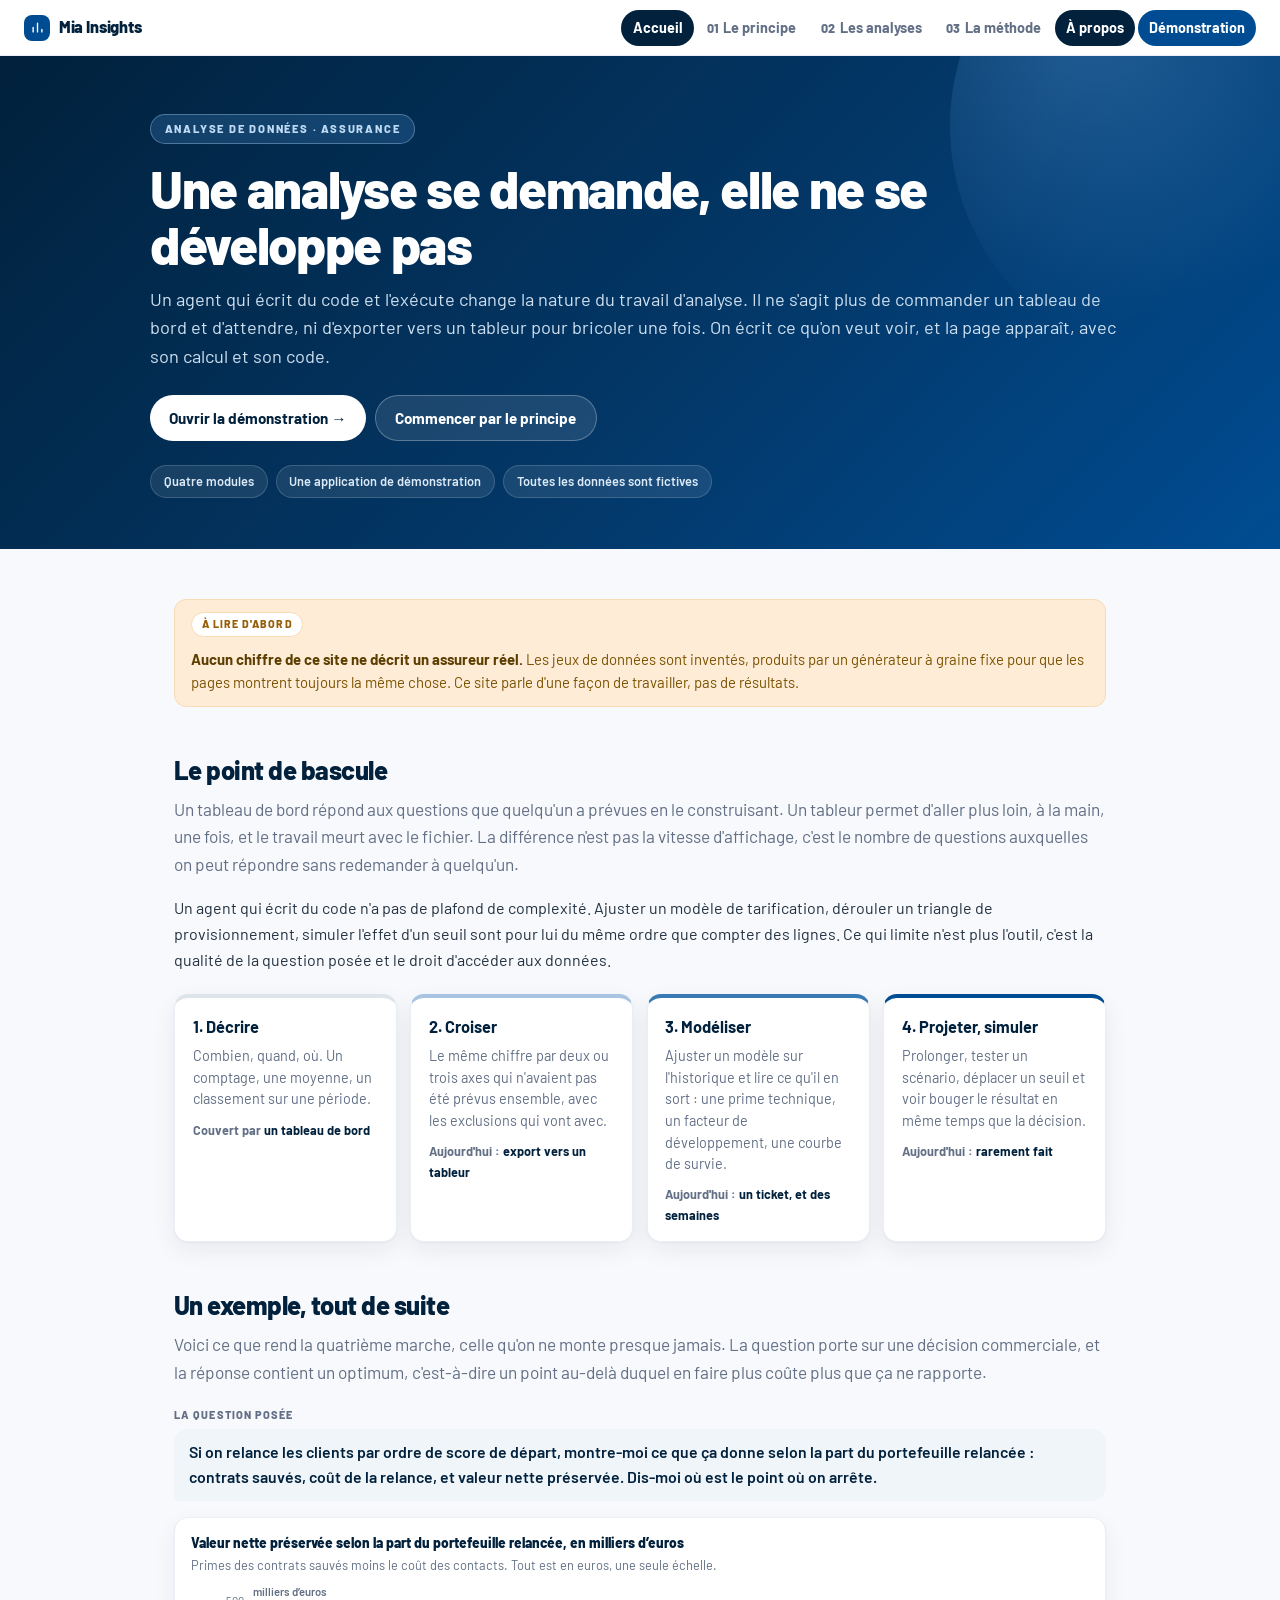
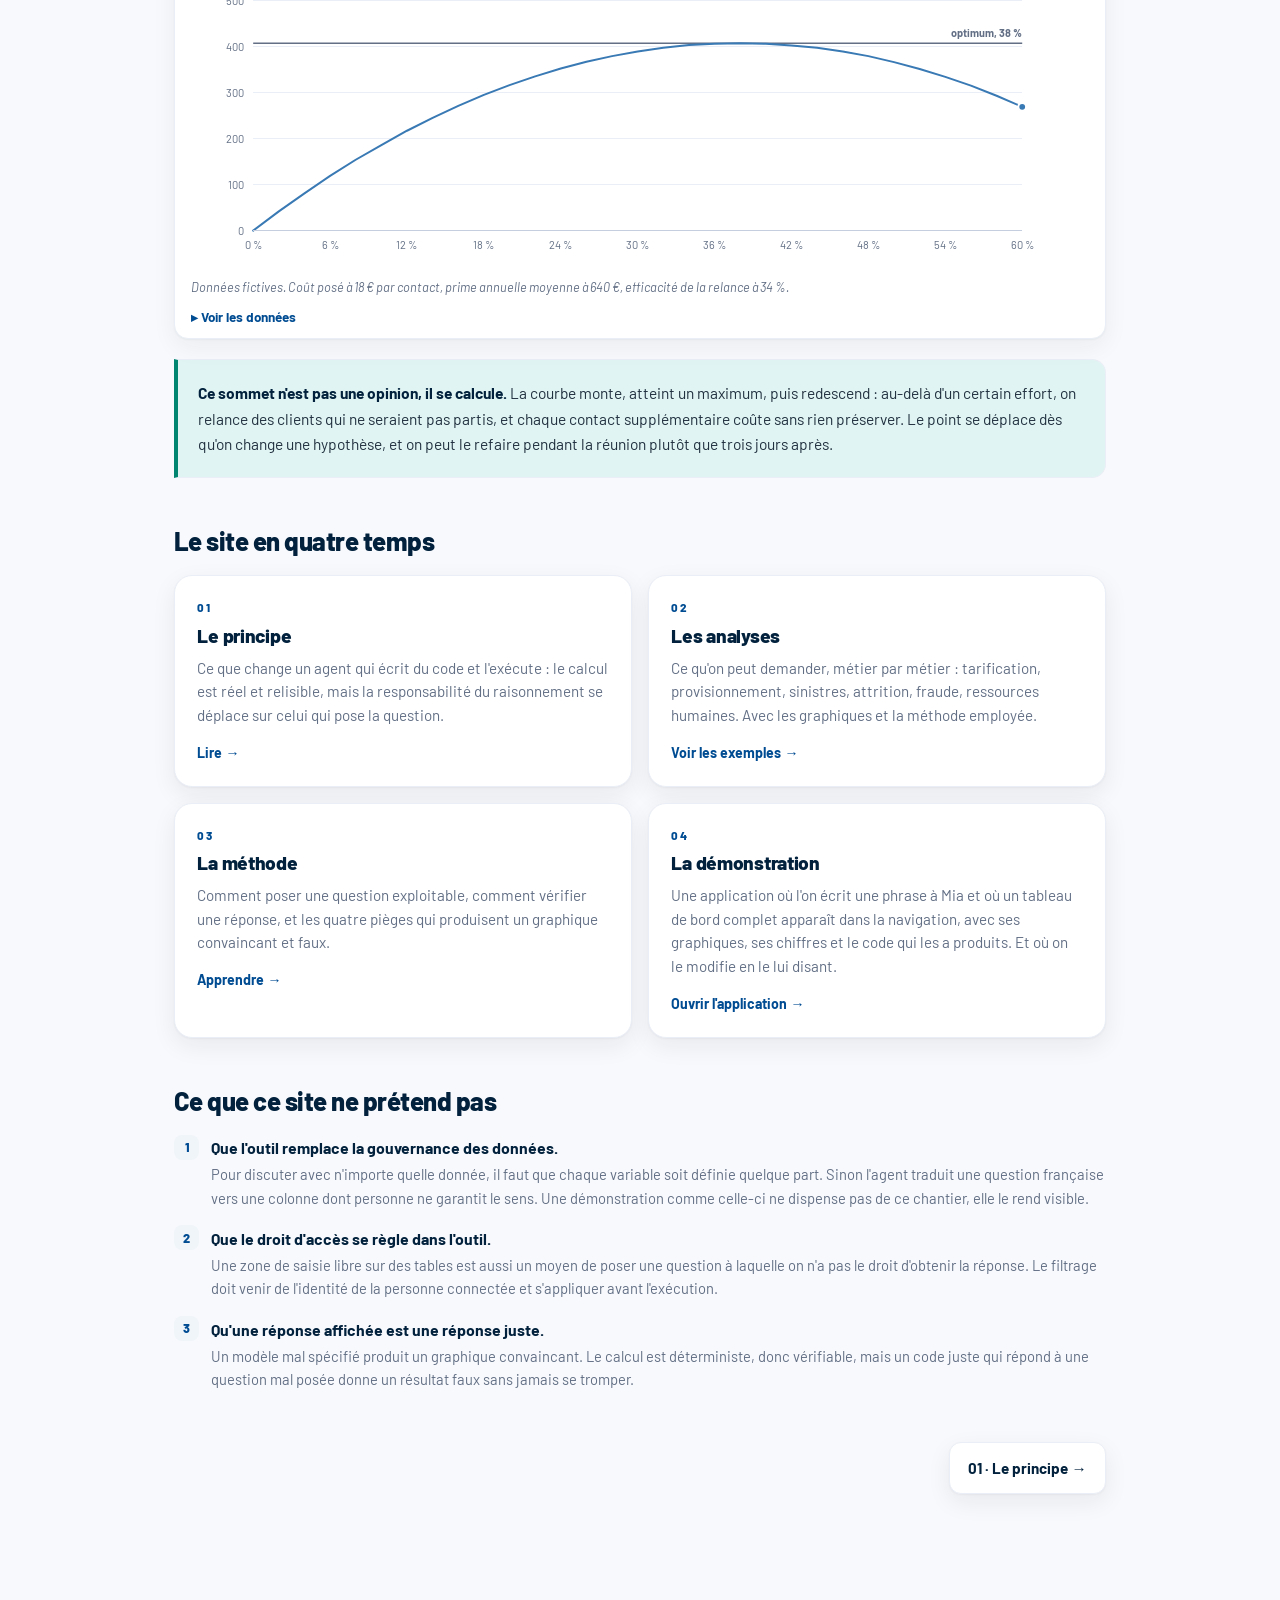
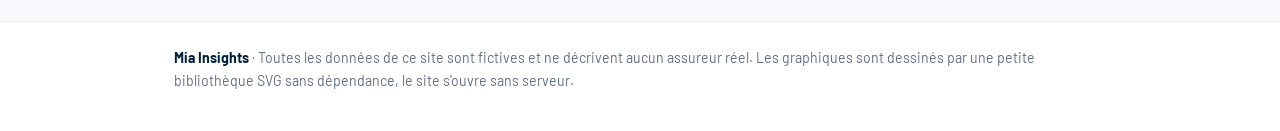
<file: index.html>
<!doctype html>
<html lang="fr">
<head>
<meta charset="utf-8">
<meta name="viewport" content="width=device-width, initial-scale=1">
<title>Mia Insights · demander une analyse plutôt que la développer</title>
<meta name="description" content="Ce que devient l'analyse de données en assurance quand une page entière se demande en français au lieu de se développer. Démonstration interactive, données fictives.">
<link rel="preconnect" href="https://fonts.googleapis.com">
<link rel="preconnect" href="https://fonts.gstatic.com" crossorigin>
<link rel="stylesheet" href="https://fonts.googleapis.com/css2?family=Barlow:wght@400;600;700;800&display=swap">
<link rel="stylesheet" href="assets/site.css">
<link rel="stylesheet" href="assets/viz.css">
</head>
<body>

<div id="site-nav"></div>

<div class="hero">
  <div class="in">
    <span class="kick">Analyse de données · assurance</span>
    <h1>Une analyse se demande, elle ne se développe pas</h1>
    <p class="sub">Un agent qui écrit du code et l'exécute change la nature du travail d'analyse. Il ne s'agit plus de commander un tableau de bord et d'attendre, ni d'exporter vers un tableur pour bricoler une fois. On écrit ce qu'on veut voir, et la page apparaît, avec son calcul et son code.</p>
    <div class="btns">
      <a class="p" href="demo/index.html">Ouvrir la démonstration →</a>
      <a class="s" href="le-principe.html">Commencer par le principe</a>
    </div>
    <div class="meta">
      <span>Quatre modules</span>
      <span>Une application de démonstration</span>
      <span>Toutes les données sont fictives</span>
    </div>
  </div>
</div>

<main>
  <div class="fictif">
    <span class="tag">À lire d'abord</span>
    <span><b>Aucun chiffre de ce site ne décrit un assureur réel.</b> Les jeux de données sont inventés, produits par un générateur à graine fixe pour que les pages montrent toujours la même chose. Ce site parle d'une façon de travailler, pas de résultats.</span>
  </div>

  <section class="sec">
    <h2>Le point de bascule</h2>
    <p class="lead">Un tableau de bord répond aux questions que quelqu'un a prévues en le construisant. Un tableur permet d'aller plus loin, à la main, une fois, et le travail meurt avec le fichier. La différence n'est pas la vitesse d'affichage, c'est le nombre de questions auxquelles on peut répondre sans redemander à quelqu'un.</p>
    <p>Un agent qui écrit du code n'a pas de plafond de complexité. Ajuster un modèle de tarification, dérouler un triangle de provisionnement, simuler l'effet d'un seuil sont pour lui du même ordre que compter des lignes. Ce qui limite n'est plus l'outil, c'est la qualité de la question posée et le droit d'accéder aux données.</p>

    <div class="paliers">
      <div class="pal">
        <h4>1. Décrire</h4>
        <p>Combien, quand, où. Un comptage, une moyenne, un classement sur une période.</p>
        <div class="qui">Couvert par <b>un tableau de bord</b></div>
      </div>
      <div class="pal p2">
        <h4>2. Croiser</h4>
        <p>Le même chiffre par deux ou trois axes qui n'avaient pas été prévus ensemble, avec les exclusions qui vont avec.</p>
        <div class="qui">Aujourd'hui : <b>export vers un tableur</b></div>
      </div>
      <div class="pal p3">
        <h4>3. Modéliser</h4>
        <p>Ajuster un modèle sur l'historique et lire ce qu'il en sort : une prime technique, un facteur de développement, une courbe de survie.</p>
        <div class="qui">Aujourd'hui : <b>un ticket, et des semaines</b></div>
      </div>
      <div class="pal p4">
        <h4>4. Projeter, simuler</h4>
        <p>Prolonger, tester un scénario, déplacer un seuil et voir bouger le résultat en même temps que la décision.</p>
        <div class="qui">Aujourd'hui : <b>rarement fait</b></div>
      </div>
    </div>
  </section>

  <section class="sec">
    <h2>Un exemple, tout de suite</h2>
    <p class="lead">Voici ce que rend la quatrième marche, celle qu'on ne monte presque jamais. La question porte sur une décision commerciale, et la réponse contient un optimum, c'est-à-dire un point au-delà duquel en faire plus coûte plus que ça ne rapporte.</p>
    <span class="who">La question posée</span>
    <span class="ask">Si on relance les clients par ordre de score de départ, montre-moi ce que ça donne selon la part du portefeuille relancée : contrats sauvés, coût de la relance, et valeur nette préservée. Dis-moi où est le point où on arrête.</span>
    <div class="vz" id="accroche" style="margin-top:1rem"></div>
    <div class="note good">
      <p><strong>Ce sommet n'est pas une opinion, il se calcule.</strong> La courbe monte, atteint un maximum, puis redescend : au-delà d'un certain effort, on relance des clients qui ne seraient pas partis, et chaque contact supplémentaire coûte sans rien préserver. Le point se déplace dès qu'on change une hypothèse, et on peut le refaire pendant la réunion plutôt que trois jours après.</p>
    </div>
  </section>

  <section class="sec">
    <h2>Le site en quatre temps</h2>
    <div class="grid g2">
      <a class="tile" href="le-principe.html">
        <div class="n">01</div>
        <div class="t">Le principe</div>
        <div class="d">Ce que change un agent qui écrit du code et l'exécute : le calcul est réel et relisible, mais la responsabilité du raisonnement se déplace sur celui qui pose la question.</div>
        <div class="go">Lire →</div>
      </a>
      <a class="tile" href="les-analyses.html">
        <div class="n">02</div>
        <div class="t">Les analyses</div>
        <div class="d">Ce qu'on peut demander, métier par métier : tarification, provisionnement, sinistres, attrition, fraude, ressources humaines. Avec les graphiques et la méthode employée.</div>
        <div class="go">Voir les exemples →</div>
      </a>
      <a class="tile" href="la-methode.html">
        <div class="n">03</div>
        <div class="t">La méthode</div>
        <div class="d">Comment poser une question exploitable, comment vérifier une réponse, et les quatre pièges qui produisent un graphique convaincant et faux.</div>
        <div class="go">Apprendre →</div>
      </a>
      <a class="tile" href="demo/index.html">
        <div class="n">04</div>
        <div class="t">La démonstration</div>
        <div class="d">Une application où l'on écrit une phrase à Mia et où un tableau de bord complet apparaît dans la navigation, avec ses graphiques, ses chiffres et le code qui les a produits. Et où on le modifie en le lui disant.</div>
        <div class="go">Ouvrir l'application →</div>
      </a>
    </div>
  </section>

  <section class="sec">
    <h2>Ce que ce site ne prétend pas</h2>
    <ol class="steps">
      <li><b>Que l'outil remplace la gouvernance des données.</b><span class="sub">Pour discuter avec n'importe quelle donnée, il faut que chaque variable soit définie quelque part. Sinon l'agent traduit une question française vers une colonne dont personne ne garantit le sens. Une démonstration comme celle-ci ne dispense pas de ce chantier, elle le rend visible.</span></li>
      <li><b>Que le droit d'accès se règle dans l'outil.</b><span class="sub">Une zone de saisie libre sur des tables est aussi un moyen de poser une question à laquelle on n'a pas le droit d'obtenir la réponse. Le filtrage doit venir de l'identité de la personne connectée et s'appliquer avant l'exécution.</span></li>
      <li><b>Qu'une réponse affichée est une réponse juste.</b><span class="sub">Un modèle mal spécifié produit un graphique convaincant. Le calcul est déterministe, donc vérifiable, mais un code juste qui répond à une question mal posée donne un résultat faux sans jamais se tromper.</span></li>
    </ol>
  </section>

  <div class="prevnext">
    <span></span>
    <a href="le-principe.html">01 · Le principe →</a>
  </div>
</main>

<footer class="site"><div class="in">
  <b>Mia Insights</b> · Toutes les données de ce site sont fictives et ne décrivent aucun assureur réel.
  Les graphiques sont dessinés par une petite bibliothèque SVG sans dépendance, le site s'ouvre sans serveur.
</div></footer>

<script src="assets/nav.js"></script>
<script src="assets/viz.js"></script>
<script>
(function () {
  var COUT = 18, PRIME = 640, N = 50000;
  var parts = [], valeur = [];
  for (var p = 0; p <= 60; p += 2) {
    var n = N * p / 100, taux = p === 0 ? 0 : (0.28 - 0.0026 * p), s = n * taux * 0.34;
    parts.push(p + ' %');
    valeur.push(Math.round((s * PRIME - n * COUT) / 1000));
  }
  var best = 0;
  valeur.forEach(function (v, i) { if (v > valeur[best]) best = i; });
  VZ.lines(document.getElementById('accroche'), {
    title: 'Valeur nette préservée selon la part du portefeuille relancée, en milliers d’euros',
    sub: 'Primes des contrats sauvés moins le coût des contacts. Tout est en euros, une seule échelle.',
    x: parts,
    series: [{ name: 'Valeur nette préservée', color: 'var(--vz-s1)', values: valeur }],
    height: 250, tickEvery: 3, endLabels: false,
    xLabel: 'Part du portefeuille relancée', yLabel: 'milliers d’euros',
    rule: { value: valeur[best], label: 'optimum, ' + parts[best] },
    caption: 'Données fictives. Coût posé à 18 € par contact, prime annuelle moyenne à 640 €, efficacité de la relance à 34 %.'
  });
})();
</script>
</body>
</html>
</file>
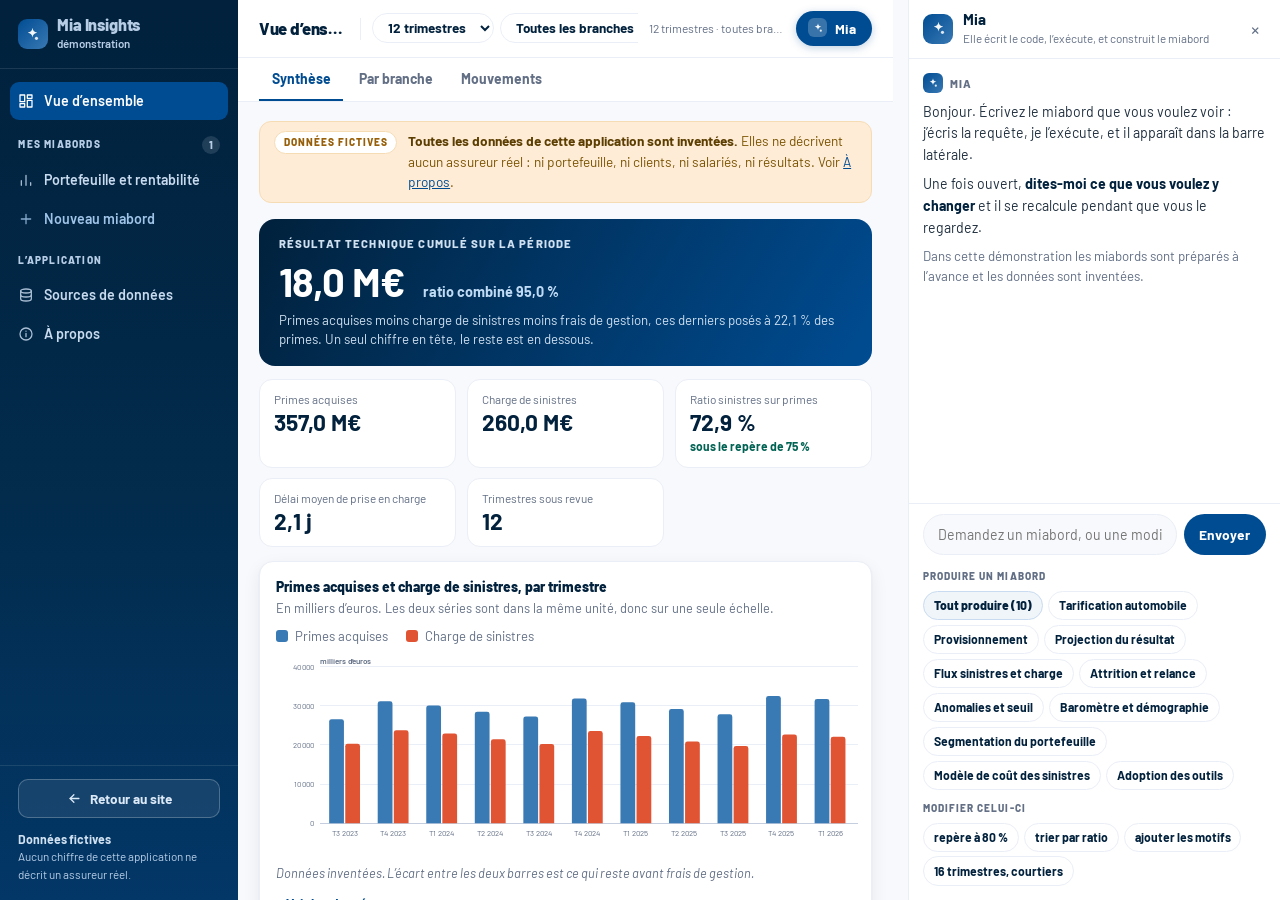
<file: demo/index.html>
<!doctype html>
<html lang="fr">
<head>
<meta charset="utf-8">
<meta name="viewport" content="width=device-width, initial-scale=1">
<title>Démonstration · Mia Insights</title>
<link rel="preconnect" href="https://fonts.googleapis.com">
<link rel="preconnect" href="https://fonts.gstatic.com" crossorigin>
<link rel="stylesheet" href="https://fonts.googleapis.com/css2?family=Barlow:wght@400;600;700;800&display=swap">
<link rel="stylesheet" href="../assets/viz.css">
<link rel="stylesheet" href="app.css">
</head>
<body>

<div class="app">

  <aside class="side">
    <a class="brand" href="#apercu">
      <span data-mark=""></span>
      <span><b>Mia Insights</b><span>démonstration</span></span>
    </a>
    <nav id="menu"></nav>
    <div class="foot">
      <a class="retour" href="../index.html">
        <svg viewBox="0 0 24 24" fill="none" stroke="currentColor" stroke-width="2.1"
             stroke-linecap="round" stroke-linejoin="round" aria-hidden="true">
          <path d="M19 12H5"/><path d="m11 18-6-6 6-6"/>
        </svg>
        Retour au site
      </a>
      <p><b>Données fictives</b>
      Aucun chiffre de cette application ne décrit un assureur réel.</p>
    </div>
  </aside>

  <div class="main">
    <div class="head">
    <header class="top">
      <button class="burger" id="burger" aria-label="Menu"><span></span><span></span><span></span></button>
      <h1 id="titre">Vue d’ensemble</h1>
      <span class="sep" id="sep2"></span>
      <div class="filters" id="filtres">
        <select id="f-periode" aria-label="Période">
          <option value="8">8 trimestres</option>
          <option value="12" selected>12 trimestres</option>
          <option value="16">16 trimestres</option>
        </select>
        <select id="f-branche" aria-label="Branche">
          <option value="*" selected>Toutes les branches</option>
          <option value="auto">Automobile</option>
          <option value="hab">Habitation</option>
          <option value="sante">Santé</option>
          <option value="prev">Prévoyance</option>
          <option value="rc">Responsabilité civile</option>
        </select>
        <select id="f-reseau" aria-label="Réseau">
          <option value="*" selected>Tous les réseaux</option>
          <option value="agents">Agents</option>
          <option value="courtiers">Courtiers</option>
          <option value="direct">Direct et espace client</option>
        </select>
      </div>
      <span class="stamp" id="stamp"></span>
      <button class="ask" id="ask" title="Afficher ou masquer Mia">
        <span data-mark="s"></span><span>Mia</span>
      </button>
    </header>
    <div class="tabs hidden" id="tabs"></div>
    </div>

    <main class="view zone" id="vue"></main>
  </div>

  <aside class="mia" id="mia" aria-label="Mia, l’assistante d’analyse">
    <div class="hd">
      <span data-mark=""></span>
      <div>
        <b>Mia</b>
        <div class="sub">Elle écrit le code, l’exécute, et construit le miabord</div>
      </div>
      <button class="x" id="closemia" aria-label="Masquer Mia">&times;</button>
    </div>
    <div class="body" id="miabody"></div>
    <div class="ft">
      <form class="row" id="form" autocomplete="off">
        <input type="text" id="q" placeholder="Demandez un miabord, ou une modification">
        <button class="send" type="submit">Envoyer</button>
      </form>
      <div class="chips" id="chips"></div>
    </div>
  </aside>
</div>

<div class="scrim" id="scrim"></div>

<script src="../assets/viz.js"></script>
<script src="data.js"></script>
<script src="app.js"></script>
</body>
</html>
</file>
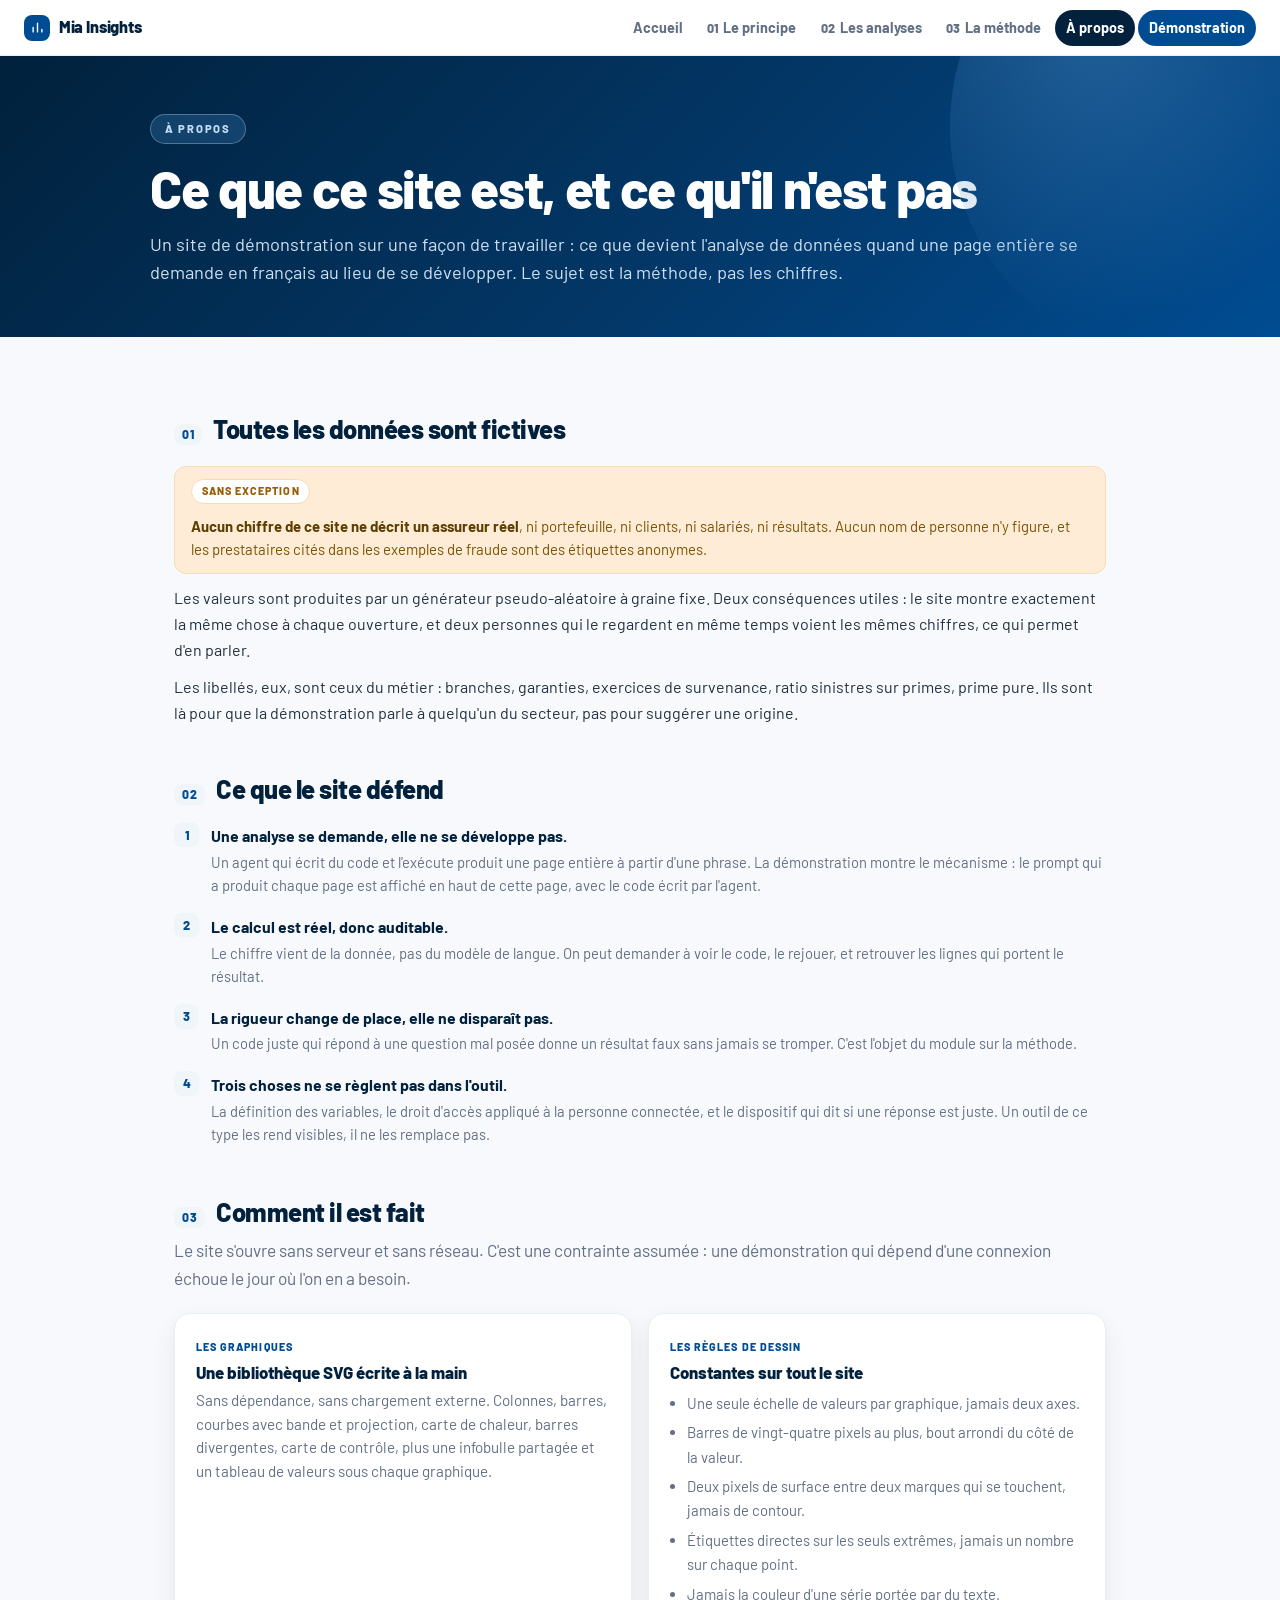
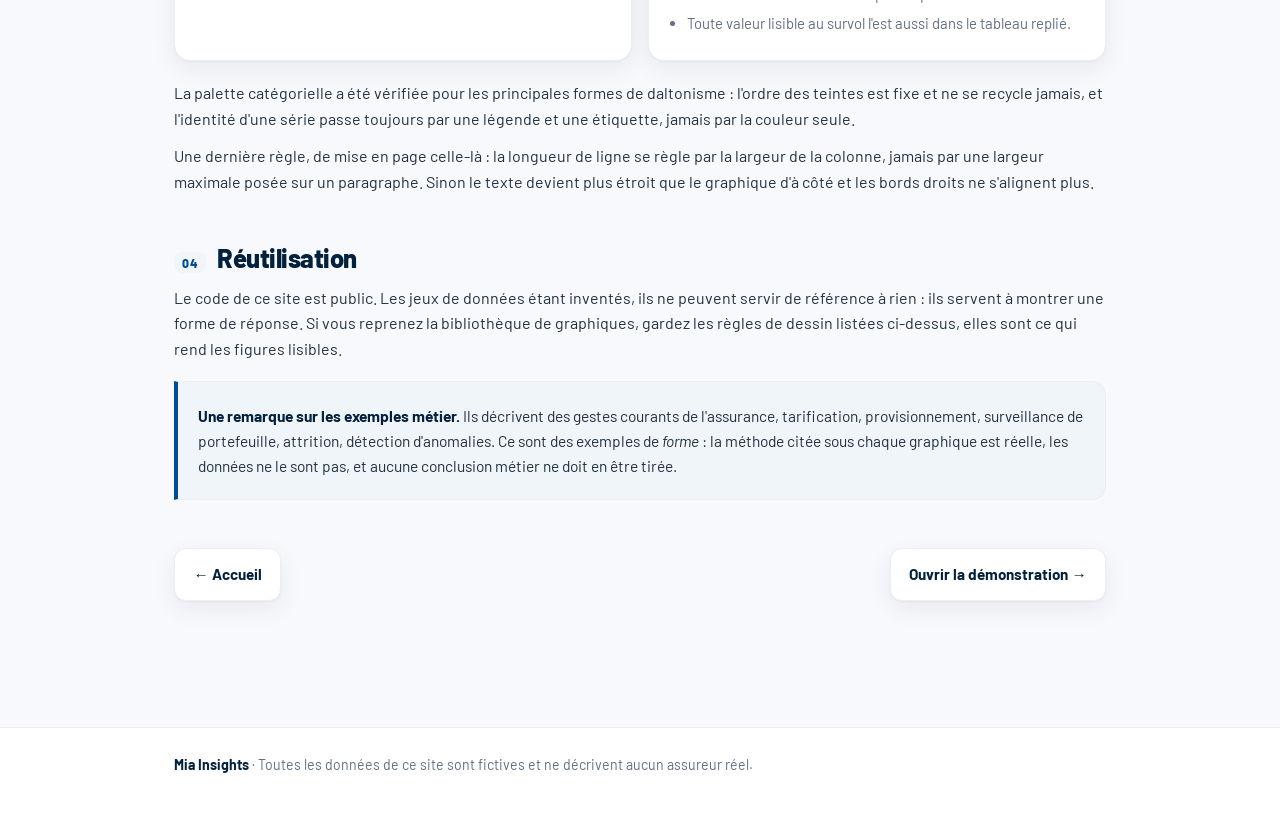
<file: apropos.html>
<!doctype html>
<html lang="fr">
<head>
<meta charset="utf-8">
<meta name="viewport" content="width=device-width, initial-scale=1">
<title>À propos — Mia Insights</title>
<meta name="description" content="Ce qu'est ce site, pourquoi toutes ses données sont fictives, et comment il est construit.">
<link rel="preconnect" href="https://fonts.googleapis.com">
<link rel="preconnect" href="https://fonts.gstatic.com" crossorigin>
<link rel="stylesheet" href="https://fonts.googleapis.com/css2?family=Barlow:wght@400;600;700;800&display=swap">
<link rel="stylesheet" href="assets/site.css">
<link rel="stylesheet" href="assets/viz.css">
</head>
<body>

<div id="site-nav"></div>

<div class="hero">
  <div class="in">
    <span class="kick">À propos</span>
    <h1>Ce que ce site est, et ce qu'il n'est pas</h1>
    <p class="sub">Un site de démonstration sur une façon de travailler : ce que devient l'analyse de données quand une page entière se demande en français au lieu de se développer. Le sujet est la méthode, pas les chiffres.</p>
  </div>
</div>

<main>
  <section class="sec">
    <h2><span class="n">01</span>Toutes les données sont fictives</h2>
    <div class="fictif">
      <span class="tag">Sans exception</span>
      <span><b>Aucun chiffre de ce site ne décrit un assureur réel</b>, ni portefeuille, ni clients, ni salariés, ni résultats. Aucun nom de personne n'y figure, et les prestataires cités dans les exemples de fraude sont des étiquettes anonymes.</span>
    </div>
    <p>Les valeurs sont produites par un générateur pseudo-aléatoire à graine fixe. Deux conséquences utiles : le site montre exactement la même chose à chaque ouverture, et deux personnes qui le regardent en même temps voient les mêmes chiffres, ce qui permet d'en parler.</p>
    <p>Les libellés, eux, sont ceux du métier : branches, garanties, exercices de survenance, ratio sinistres sur primes, prime pure. Ils sont là pour que la démonstration parle à quelqu'un du secteur, pas pour suggérer une origine.</p>
  </section>

  <section class="sec">
    <h2><span class="n">02</span>Ce que le site défend</h2>
    <ol class="steps">
      <li><b>Une analyse se demande, elle ne se développe pas.</b><span class="sub">Un agent qui écrit du code et l'exécute produit une page entière à partir d'une phrase. La démonstration montre le mécanisme : le prompt qui a produit chaque page est affiché en haut de cette page, avec le code écrit par l'agent.</span></li>
      <li><b>Le calcul est réel, donc auditable.</b><span class="sub">Le chiffre vient de la donnée, pas du modèle de langue. On peut demander à voir le code, le rejouer, et retrouver les lignes qui portent le résultat.</span></li>
      <li><b>La rigueur change de place, elle ne disparaît pas.</b><span class="sub">Un code juste qui répond à une question mal posée donne un résultat faux sans jamais se tromper. C'est l'objet du module sur la méthode.</span></li>
      <li><b>Trois choses ne se règlent pas dans l'outil.</b><span class="sub">La définition des variables, le droit d'accès appliqué à la personne connectée, et le dispositif qui dit si une réponse est juste. Un outil de ce type les rend visibles, il ne les remplace pas.</span></li>
    </ol>
  </section>

  <section class="sec">
    <h2><span class="n">03</span>Comment il est fait</h2>
    <p class="lead">Le site s'ouvre sans serveur et sans réseau. C'est une contrainte assumée : une démonstration qui dépend d'une connexion échoue le jour où l'on en a besoin.</p>
    <div class="grid g2">
      <div class="card">
        <span class="k">Les graphiques</span>
        <h4>Une bibliothèque SVG écrite à la main</h4>
        <p>Sans dépendance, sans chargement externe. Colonnes, barres, courbes avec bande et projection, carte de chaleur, barres divergentes, carte de contrôle, plus une infobulle partagée et un tableau de valeurs sous chaque graphique.</p>
      </div>
      <div class="card">
        <span class="k">Les règles de dessin</span>
        <h4>Constantes sur tout le site</h4>
        <ul>
          <li>Une seule échelle de valeurs par graphique, jamais deux axes.</li>
          <li>Barres de vingt-quatre pixels au plus, bout arrondi du côté de la valeur.</li>
          <li>Deux pixels de surface entre deux marques qui se touchent, jamais de contour.</li>
          <li>Étiquettes directes sur les seuls extrêmes, jamais un nombre sur chaque point.</li>
          <li>Jamais la couleur d'une série portée par du texte.</li>
          <li>Toute valeur lisible au survol l'est aussi dans le tableau replié.</li>
        </ul>
      </div>
    </div>
    <p>La palette catégorielle a été vérifiée pour les principales formes de daltonisme : l'ordre des teintes est fixe et ne se recycle jamais, et l'identité d'une série passe toujours par une légende et une étiquette, jamais par la couleur seule.</p>
    <p>Une dernière règle, de mise en page celle-là : la longueur de ligne se règle par la largeur de la colonne, jamais par une largeur maximale posée sur un paragraphe. Sinon le texte devient plus étroit que le graphique d'à côté et les bords droits ne s'alignent plus.</p>
  </section>

  <section class="sec">
    <h2><span class="n">04</span>Réutilisation</h2>
    <p>Le code de ce site est public. Les jeux de données étant inventés, ils ne peuvent servir de référence à rien : ils servent à montrer une forme de réponse. Si vous reprenez la bibliothèque de graphiques, gardez les règles de dessin listées ci-dessus, elles sont ce qui rend les figures lisibles.</p>
    <div class="note">
      <p><strong>Une remarque sur les exemples métier.</strong> Ils décrivent des gestes courants de l'assurance, tarification, provisionnement, surveillance de portefeuille, attrition, détection d'anomalies. Ce sont des exemples de <em>forme</em> : la méthode citée sous chaque graphique est réelle, les données ne le sont pas, et aucune conclusion métier ne doit en être tirée.</p>
    </div>
  </section>

  <div class="prevnext">
    <a href="index.html">← Accueil</a>
    <a href="demo/index.html">Ouvrir la démonstration →</a>
  </div>
</main>

<footer class="site"><div class="in">
  <b>Mia Insights</b> · Toutes les données de ce site sont fictives et ne décrivent aucun assureur réel.
</div></footer>

<script src="assets/nav.js"></script>
</body>
</html>
</file>
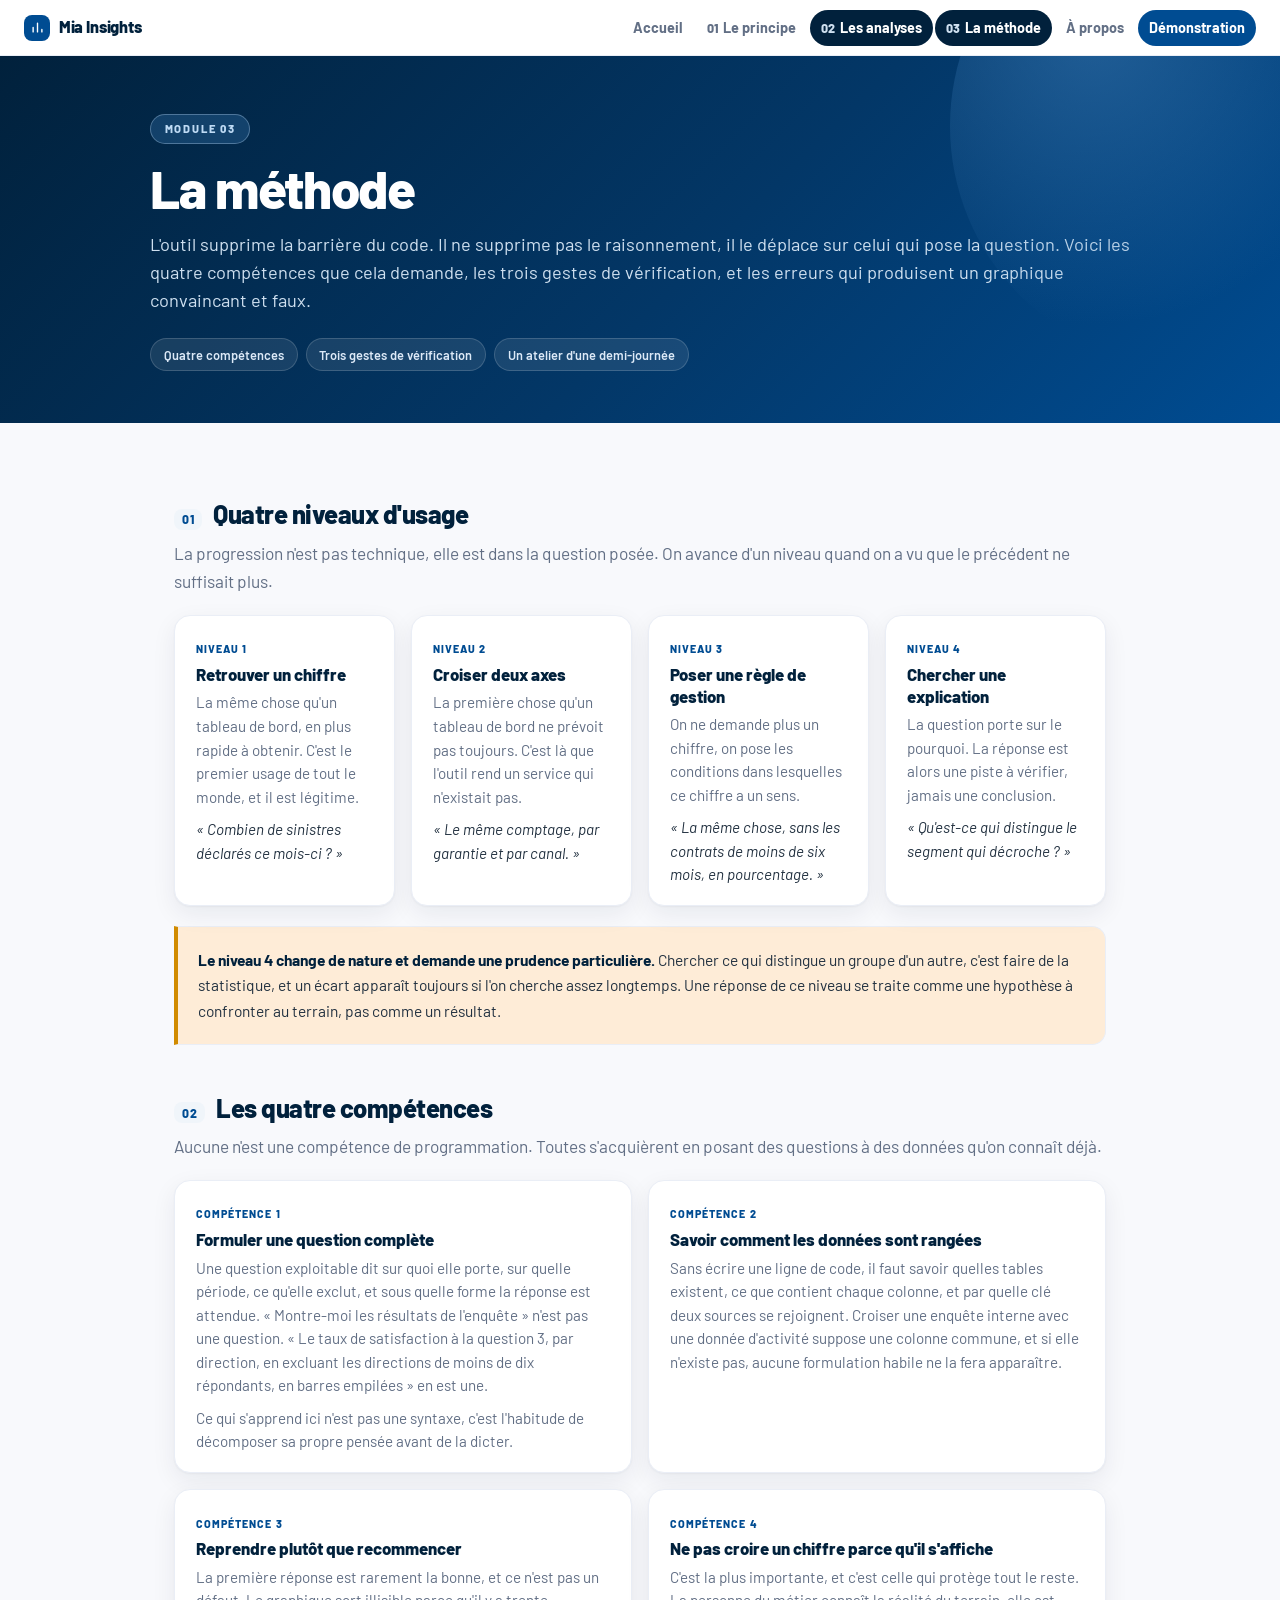
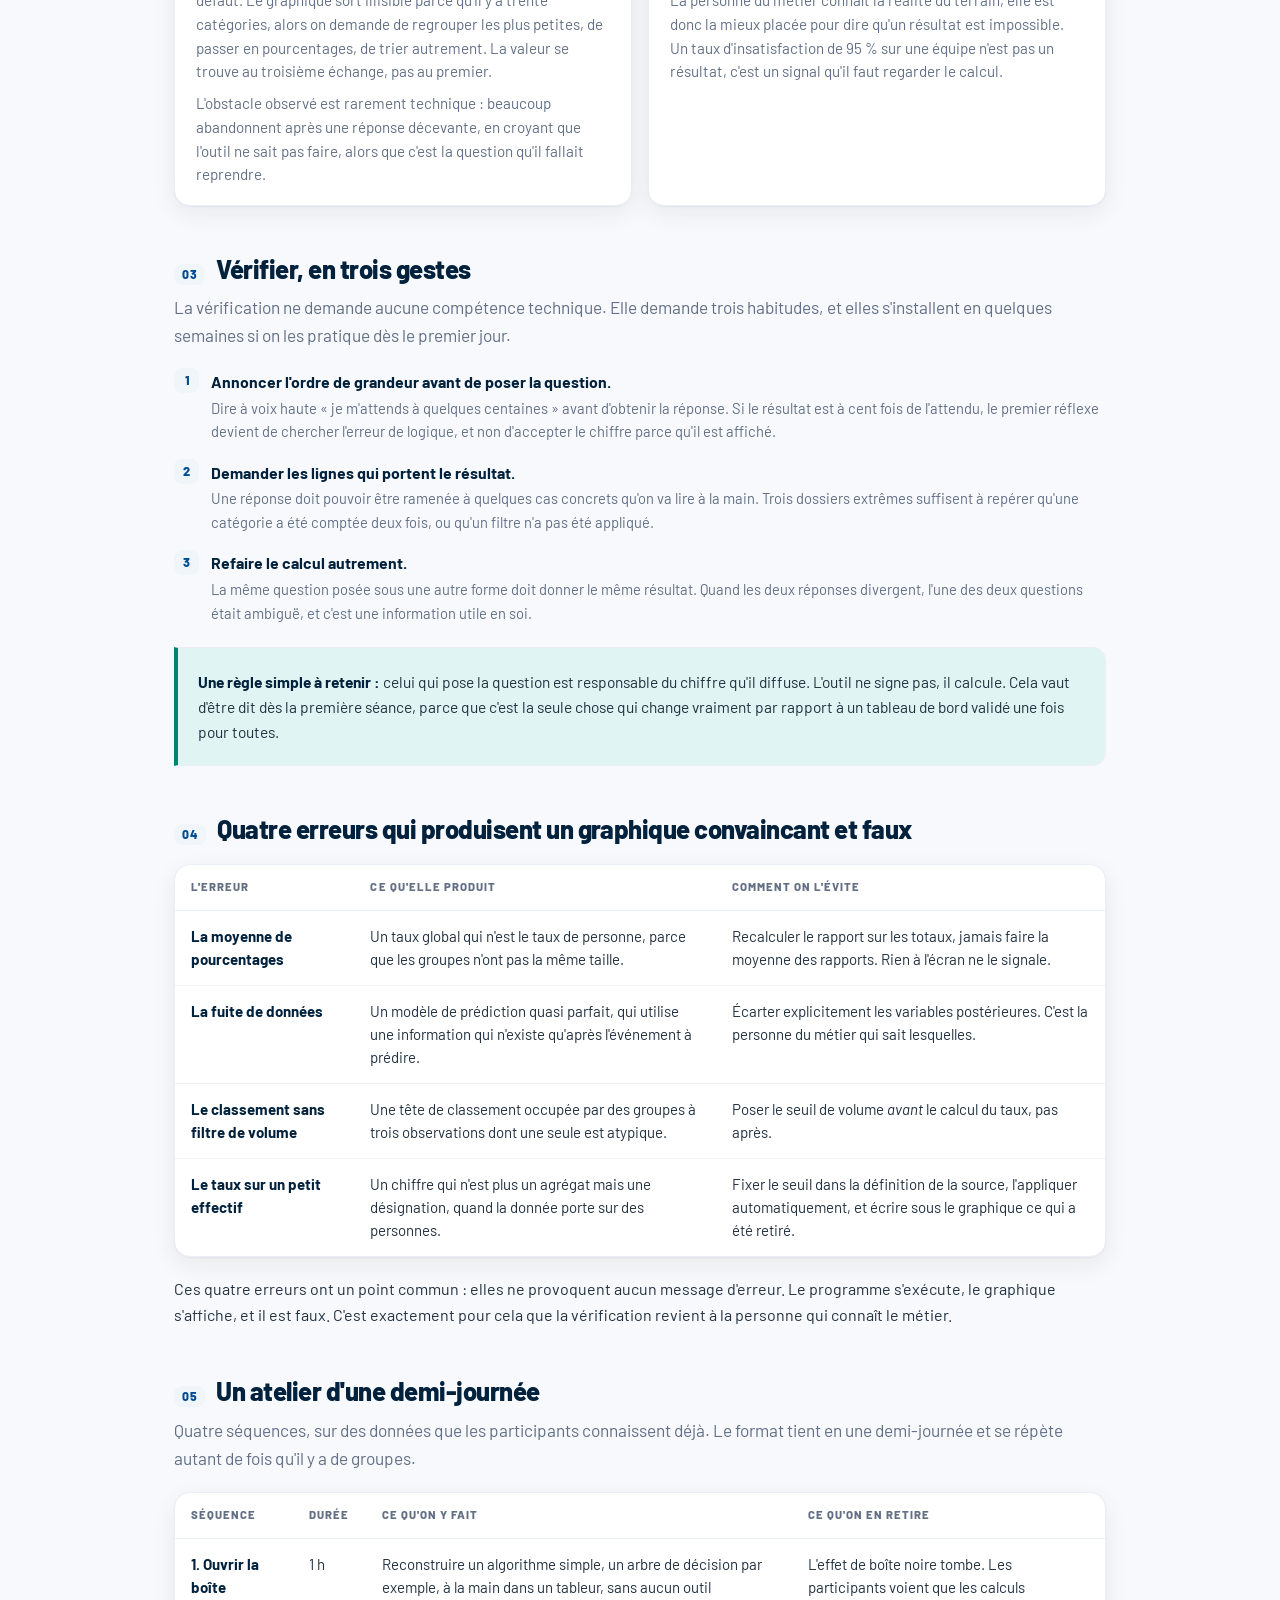
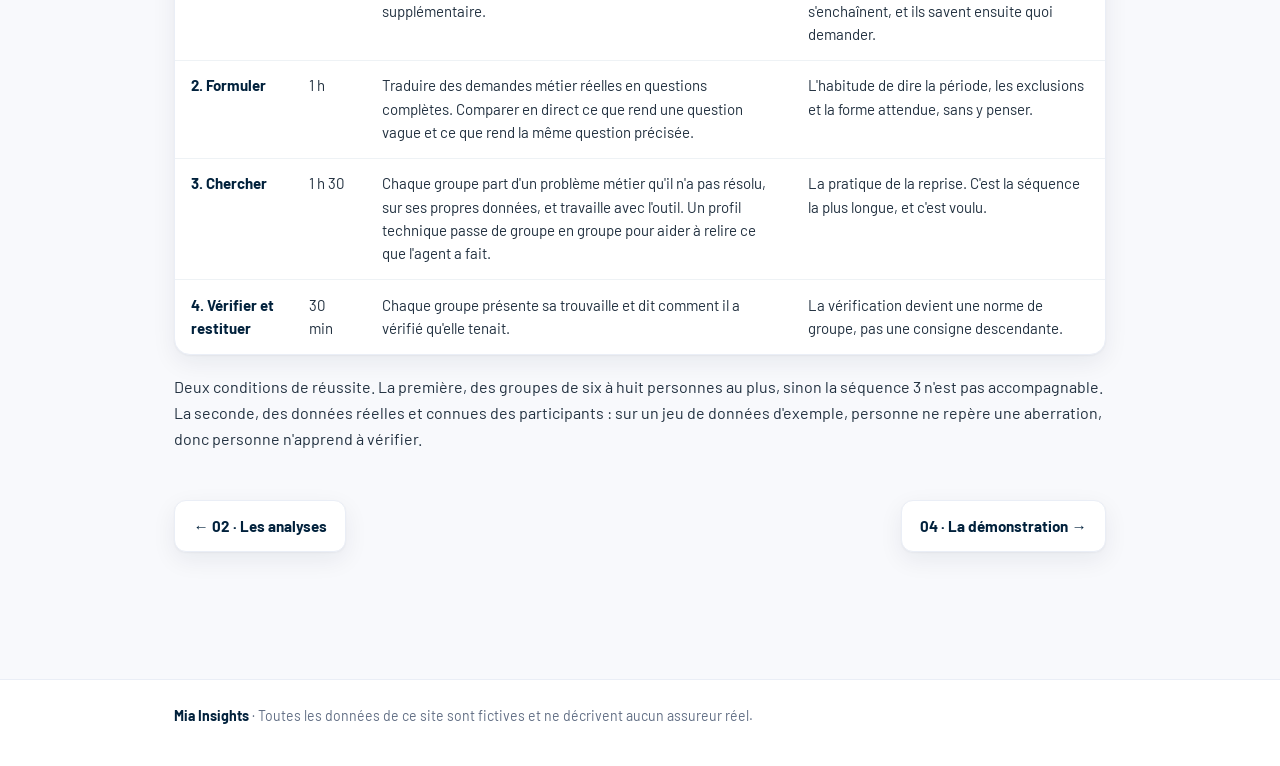
<file: la-methode.html>
<!doctype html>
<html lang="fr">
<head>
<meta charset="utf-8">
<meta name="viewport" content="width=device-width, initial-scale=1">
<title>03 · La méthode — Mia Insights</title>
<meta name="description" content="Comment poser une question exploitable à un agent d'analyse, comment vérifier une réponse, et les pièges qui produisent un graphique convaincant et faux.">
<link rel="preconnect" href="https://fonts.googleapis.com">
<link rel="preconnect" href="https://fonts.gstatic.com" crossorigin>
<link rel="stylesheet" href="https://fonts.googleapis.com/css2?family=Barlow:wght@400;600;700;800&display=swap">
<link rel="stylesheet" href="assets/site.css">
<link rel="stylesheet" href="assets/viz.css">
</head>
<body>

<div id="site-nav"></div>

<div class="hero">
  <div class="in">
    <span class="kick">Module 03</span>
    <h1>La méthode</h1>
    <p class="sub">L'outil supprime la barrière du code. Il ne supprime pas le raisonnement, il le déplace sur celui qui pose la question. Voici les quatre compétences que cela demande, les trois gestes de vérification, et les erreurs qui produisent un graphique convaincant et faux.</p>
    <div class="meta">
      <span>Quatre compétences</span>
      <span>Trois gestes de vérification</span>
      <span>Un atelier d'une demi-journée</span>
    </div>
  </div>
</div>

<main>
  <section class="sec">
    <h2><span class="n">01</span>Quatre niveaux d'usage</h2>
    <p class="lead">La progression n'est pas technique, elle est dans la question posée. On avance d'un niveau quand on a vu que le précédent ne suffisait plus.</p>
    <div class="grid g4">
      <div class="card">
        <span class="k">Niveau 1</span>
        <h4>Retrouver un chiffre</h4>
        <p>La même chose qu'un tableau de bord, en plus rapide à obtenir. C'est le premier usage de tout le monde, et il est légitime.</p>
        <p style="font-style:italic;color:var(--ink)">« Combien de sinistres déclarés ce mois-ci ? »</p>
      </div>
      <div class="card">
        <span class="k">Niveau 2</span>
        <h4>Croiser deux axes</h4>
        <p>La première chose qu'un tableau de bord ne prévoit pas toujours. C'est là que l'outil rend un service qui n'existait pas.</p>
        <p style="font-style:italic;color:var(--ink)">« Le même comptage, par garantie et par canal. »</p>
      </div>
      <div class="card">
        <span class="k">Niveau 3</span>
        <h4>Poser une règle de gestion</h4>
        <p>On ne demande plus un chiffre, on pose les conditions dans lesquelles ce chiffre a un sens.</p>
        <p style="font-style:italic;color:var(--ink)">« La même chose, sans les contrats de moins de six mois, en pourcentage. »</p>
      </div>
      <div class="card">
        <span class="k">Niveau 4</span>
        <h4>Chercher une explication</h4>
        <p>La question porte sur le pourquoi. La réponse est alors une piste à vérifier, jamais une conclusion.</p>
        <p style="font-style:italic;color:var(--ink)">« Qu'est-ce qui distingue le segment qui décroche ? »</p>
      </div>
    </div>
    <div class="note warn">
      <p><strong>Le niveau 4 change de nature et demande une prudence particulière.</strong> Chercher ce qui distingue un groupe d'un autre, c'est faire de la statistique, et un écart apparaît toujours si l'on cherche assez longtemps. Une réponse de ce niveau se traite comme une hypothèse à confronter au terrain, pas comme un résultat.</p>
    </div>
  </section>

  <section class="sec">
    <h2><span class="n">02</span>Les quatre compétences</h2>
    <p class="lead">Aucune n'est une compétence de programmation. Toutes s'acquièrent en posant des questions à des données qu'on connaît déjà.</p>
    <div class="grid g2">
      <div class="card">
        <span class="k">Compétence 1</span>
        <h4>Formuler une question complète</h4>
        <p>Une question exploitable dit sur quoi elle porte, sur quelle période, ce qu'elle exclut, et sous quelle forme la réponse est attendue. « Montre-moi les résultats de l'enquête » n'est pas une question. « Le taux de satisfaction à la question 3, par direction, en excluant les directions de moins de dix répondants, en barres empilées » en est une.</p>
        <p>Ce qui s'apprend ici n'est pas une syntaxe, c'est l'habitude de décomposer sa propre pensée avant de la dicter.</p>
      </div>
      <div class="card">
        <span class="k">Compétence 2</span>
        <h4>Savoir comment les données sont rangées</h4>
        <p>Sans écrire une ligne de code, il faut savoir quelles tables existent, ce que contient chaque colonne, et par quelle clé deux sources se rejoignent. Croiser une enquête interne avec une donnée d'activité suppose une colonne commune, et si elle n'existe pas, aucune formulation habile ne la fera apparaître.</p>
      </div>
      <div class="card">
        <span class="k">Compétence 3</span>
        <h4>Reprendre plutôt que recommencer</h4>
        <p>La première réponse est rarement la bonne, et ce n'est pas un défaut. Le graphique sort illisible parce qu'il y a trente catégories, alors on demande de regrouper les plus petites, de passer en pourcentages, de trier autrement. La valeur se trouve au troisième échange, pas au premier.</p>
        <p>L'obstacle observé est rarement technique : beaucoup abandonnent après une réponse décevante, en croyant que l'outil ne sait pas faire, alors que c'est la question qu'il fallait reprendre.</p>
      </div>
      <div class="card">
        <span class="k">Compétence 4</span>
        <h4>Ne pas croire un chiffre parce qu'il s'affiche</h4>
        <p>C'est la plus importante, et c'est celle qui protège tout le reste. La personne du métier connaît la réalité du terrain, elle est donc la mieux placée pour dire qu'un résultat est impossible. Un taux d'insatisfaction de 95 % sur une équipe n'est pas un résultat, c'est un signal qu'il faut regarder le calcul.</p>
      </div>
    </div>
  </section>

  <section class="sec">
    <h2><span class="n">03</span>Vérifier, en trois gestes</h2>
    <p class="lead">La vérification ne demande aucune compétence technique. Elle demande trois habitudes, et elles s'installent en quelques semaines si on les pratique dès le premier jour.</p>
    <ol class="steps">
      <li><b>Annoncer l'ordre de grandeur avant de poser la question.</b><span class="sub">Dire à voix haute « je m'attends à quelques centaines » avant d'obtenir la réponse. Si le résultat est à cent fois de l'attendu, le premier réflexe devient de chercher l'erreur de logique, et non d'accepter le chiffre parce qu'il est affiché.</span></li>
      <li><b>Demander les lignes qui portent le résultat.</b><span class="sub">Une réponse doit pouvoir être ramenée à quelques cas concrets qu'on va lire à la main. Trois dossiers extrêmes suffisent à repérer qu'une catégorie a été comptée deux fois, ou qu'un filtre n'a pas été appliqué.</span></li>
      <li><b>Refaire le calcul autrement.</b><span class="sub">La même question posée sous une autre forme doit donner le même résultat. Quand les deux réponses divergent, l'une des deux questions était ambiguë, et c'est une information utile en soi.</span></li>
    </ol>
    <div class="note good">
      <p><strong>Une règle simple à retenir :</strong> celui qui pose la question est responsable du chiffre qu'il diffuse. L'outil ne signe pas, il calcule. Cela vaut d'être dit dès la première séance, parce que c'est la seule chose qui change vraiment par rapport à un tableau de bord validé une fois pour toutes.</p>
    </div>
  </section>

  <section class="sec">
    <h2><span class="n">04</span>Quatre erreurs qui produisent un graphique convaincant et faux</h2>
    <div class="scroll">
      <table>
        <thead><tr><th>L'erreur</th><th>Ce qu'elle produit</th><th>Comment on l'évite</th></tr></thead>
        <tbody>
          <tr>
            <td><strong>La moyenne de pourcentages</strong></td>
            <td>Un taux global qui n'est le taux de personne, parce que les groupes n'ont pas la même taille.</td>
            <td>Recalculer le rapport sur les totaux, jamais faire la moyenne des rapports. Rien à l'écran ne le signale.</td>
          </tr>
          <tr>
            <td><strong>La fuite de données</strong></td>
            <td>Un modèle de prédiction quasi parfait, qui utilise une information qui n'existe qu'après l'événement à prédire.</td>
            <td>Écarter explicitement les variables postérieures. C'est la personne du métier qui sait lesquelles.</td>
          </tr>
          <tr>
            <td><strong>Le classement sans filtre de volume</strong></td>
            <td>Une tête de classement occupée par des groupes à trois observations dont une seule est atypique.</td>
            <td>Poser le seuil de volume <em>avant</em> le calcul du taux, pas après.</td>
          </tr>
          <tr>
            <td><strong>Le taux sur un petit effectif</strong></td>
            <td>Un chiffre qui n'est plus un agrégat mais une désignation, quand la donnée porte sur des personnes.</td>
            <td>Fixer le seuil dans la définition de la source, l'appliquer automatiquement, et écrire sous le graphique ce qui a été retiré.</td>
          </tr>
        </tbody>
      </table>
    </div>
    <p>Ces quatre erreurs ont un point commun : elles ne provoquent aucun message d'erreur. Le programme s'exécute, le graphique s'affiche, et il est faux. C'est exactement pour cela que la vérification revient à la personne qui connaît le métier.</p>
  </section>

  <section class="sec">
    <h2><span class="n">05</span>Un atelier d'une demi-journée</h2>
    <p class="lead">Quatre séquences, sur des données que les participants connaissent déjà. Le format tient en une demi-journée et se répète autant de fois qu'il y a de groupes.</p>
    <div class="scroll">
      <table>
        <thead><tr><th>Séquence</th><th>Durée</th><th>Ce qu'on y fait</th><th>Ce qu'on en retire</th></tr></thead>
        <tbody>
          <tr>
            <td><strong>1. Ouvrir la boîte</strong></td>
            <td>1 h</td>
            <td>Reconstruire un algorithme simple, un arbre de décision par exemple, à la main dans un tableur, sans aucun outil supplémentaire.</td>
            <td>L'effet de boîte noire tombe. Les participants voient que les calculs s'enchaînent, et ils savent ensuite quoi demander.</td>
          </tr>
          <tr>
            <td><strong>2. Formuler</strong></td>
            <td>1 h</td>
            <td>Traduire des demandes métier réelles en questions complètes. Comparer en direct ce que rend une question vague et ce que rend la même question précisée.</td>
            <td>L'habitude de dire la période, les exclusions et la forme attendue, sans y penser.</td>
          </tr>
          <tr>
            <td><strong>3. Chercher</strong></td>
            <td>1 h 30</td>
            <td>Chaque groupe part d'un problème métier qu'il n'a pas résolu, sur ses propres données, et travaille avec l'outil. Un profil technique passe de groupe en groupe pour aider à relire ce que l'agent a fait.</td>
            <td>La pratique de la reprise. C'est la séquence la plus longue, et c'est voulu.</td>
          </tr>
          <tr>
            <td><strong>4. Vérifier et restituer</strong></td>
            <td>30 min</td>
            <td>Chaque groupe présente sa trouvaille et dit comment il a vérifié qu'elle tenait.</td>
            <td>La vérification devient une norme de groupe, pas une consigne descendante.</td>
          </tr>
        </tbody>
      </table>
    </div>
    <p>Deux conditions de réussite. La première, des groupes de six à huit personnes au plus, sinon la séquence 3 n'est pas accompagnable. La seconde, des données réelles et connues des participants : sur un jeu de données d'exemple, personne ne repère une aberration, donc personne n'apprend à vérifier.</p>
  </section>

  <div class="prevnext">
    <a href="les-analyses.html">← 02 · Les analyses</a>
    <a href="demo/index.html">04 · La démonstration →</a>
  </div>
</main>

<footer class="site"><div class="in">
  <b>Mia Insights</b> · Toutes les données de ce site sont fictives et ne décrivent aucun assureur réel.
</div></footer>

<script src="assets/nav.js"></script>
</body>
</html>
</file>
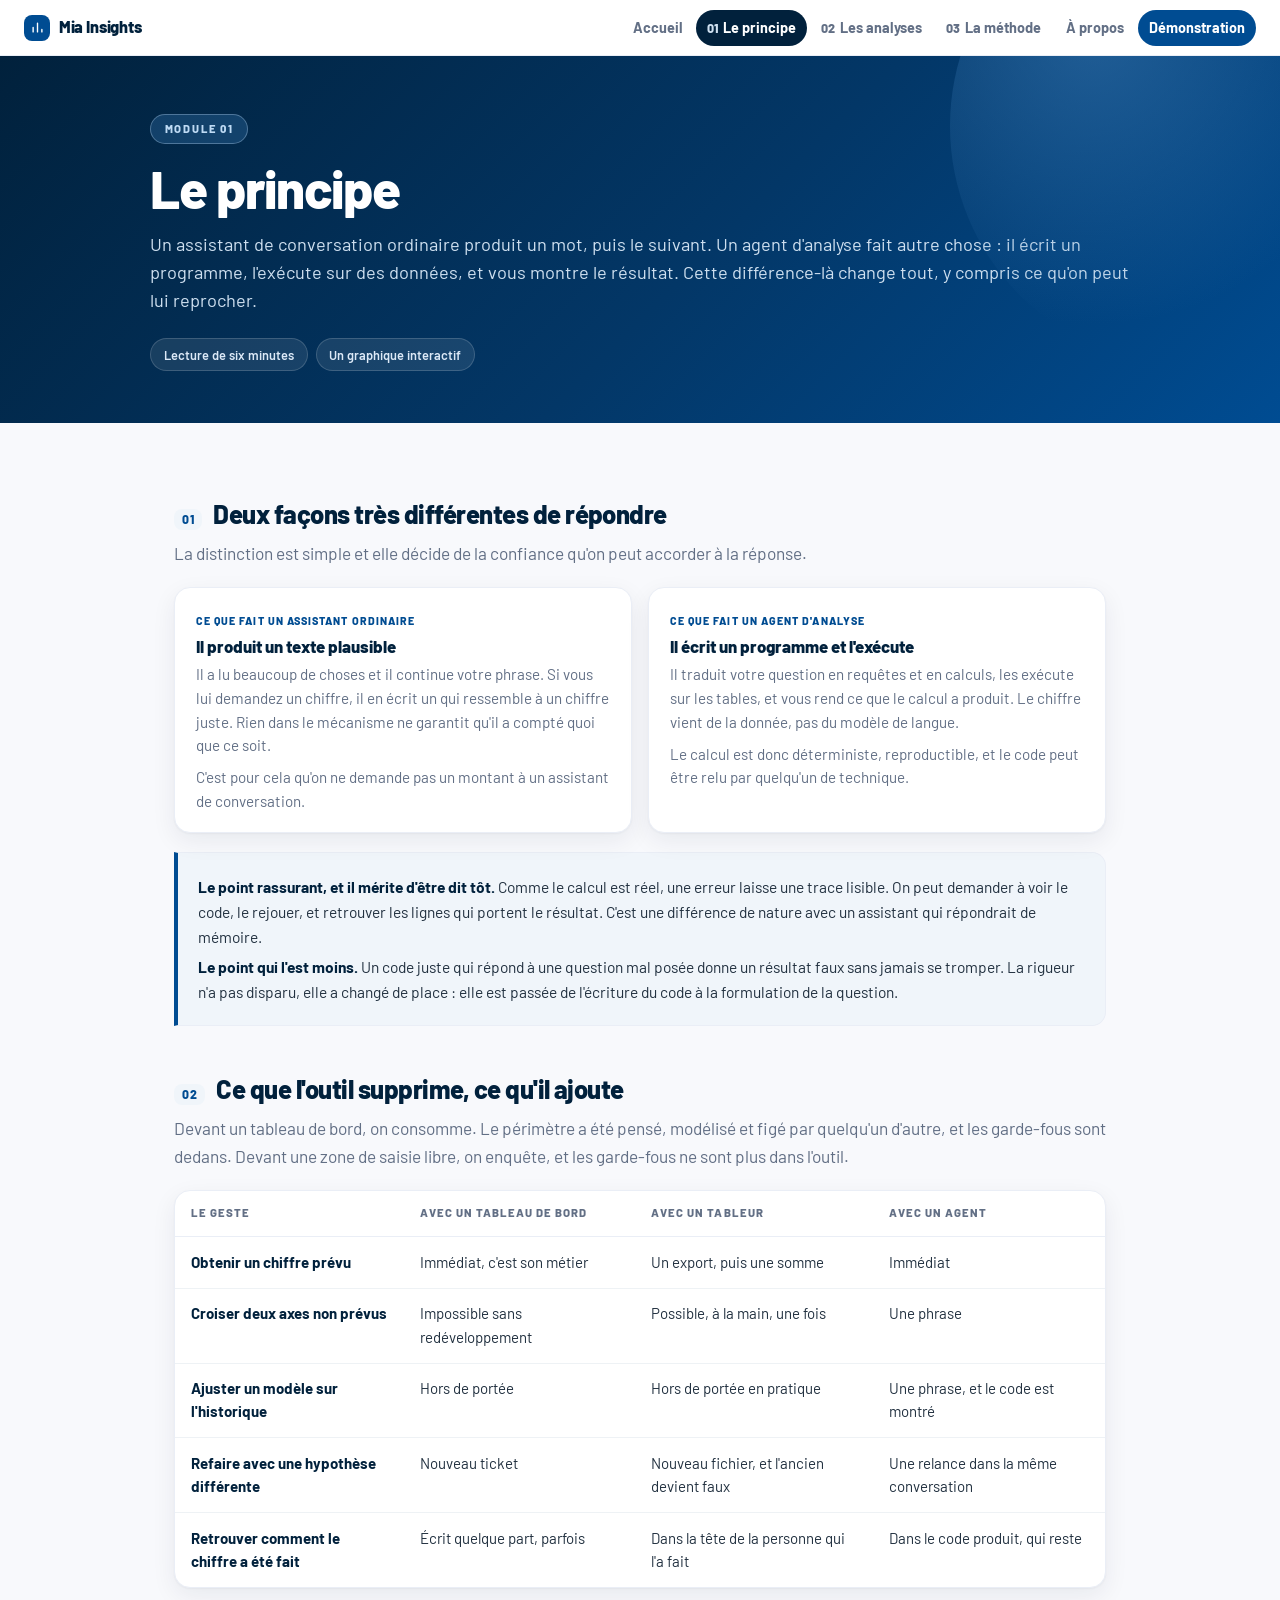
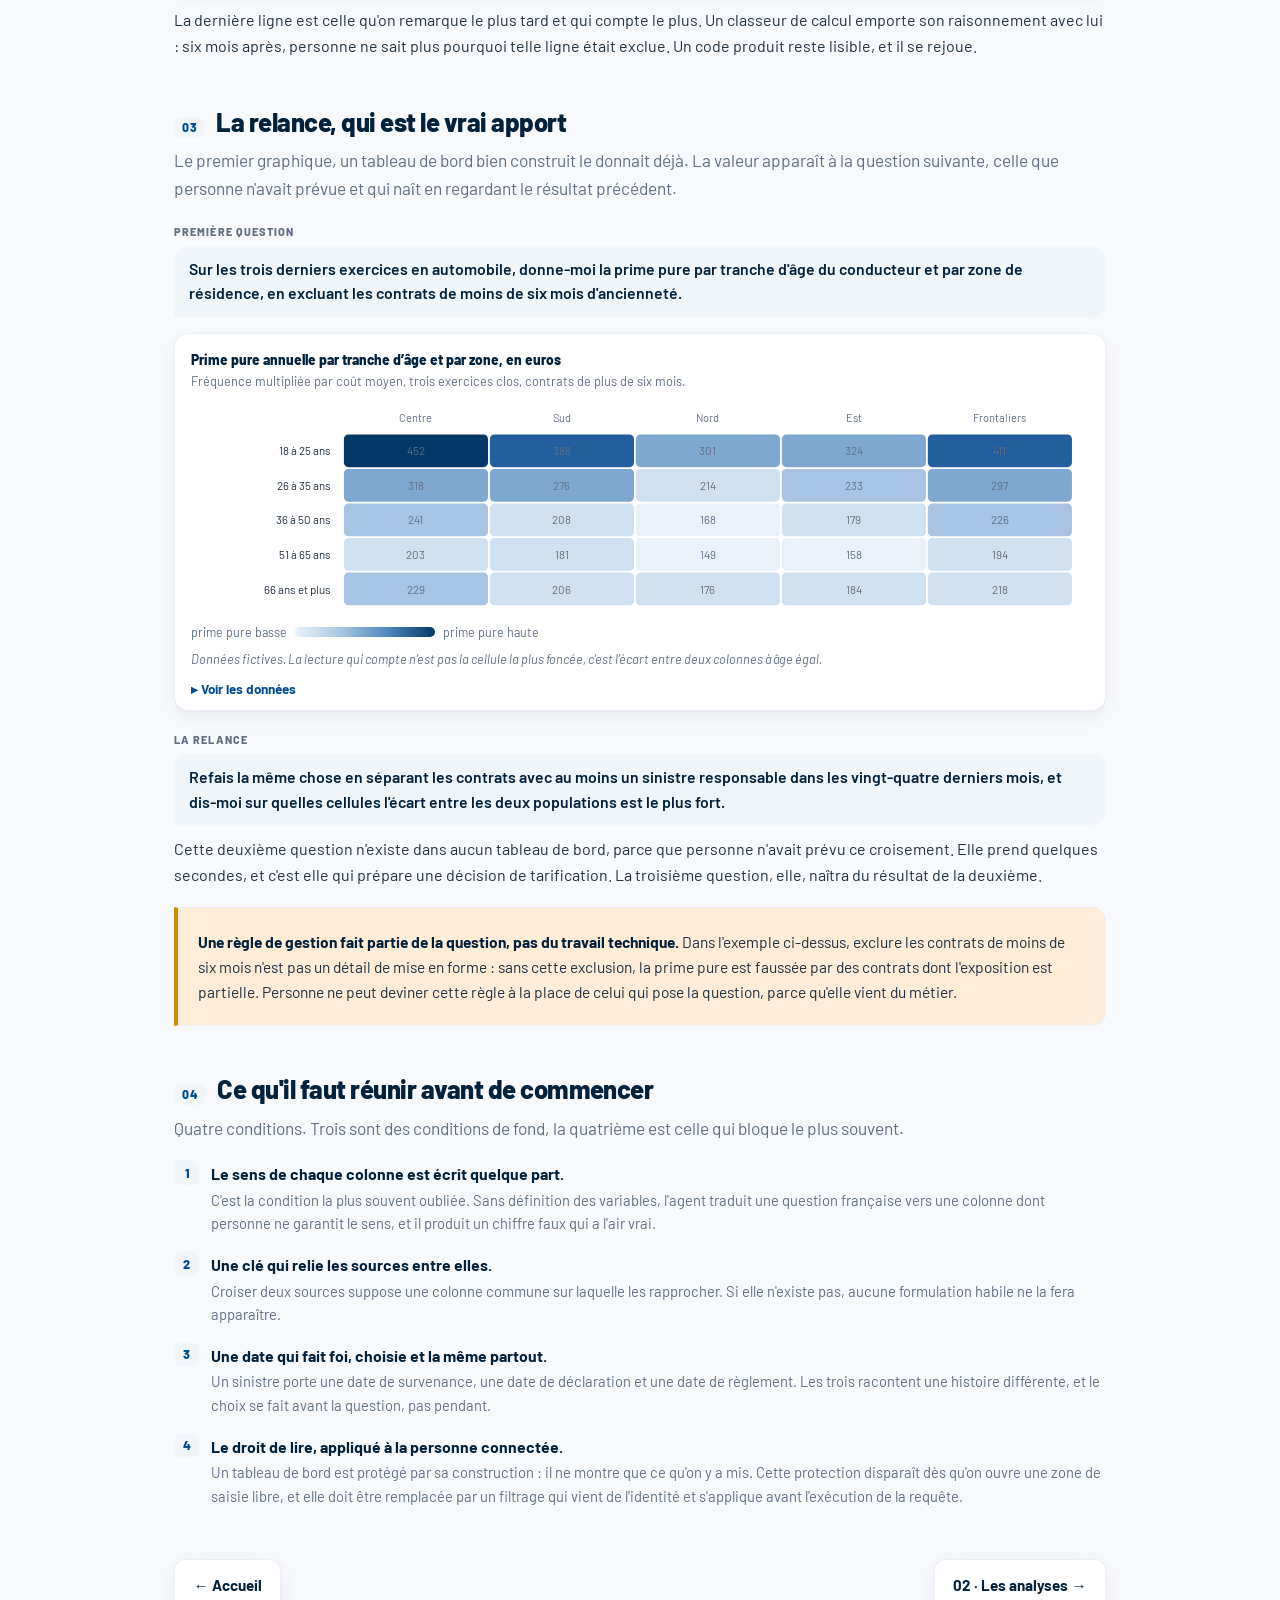
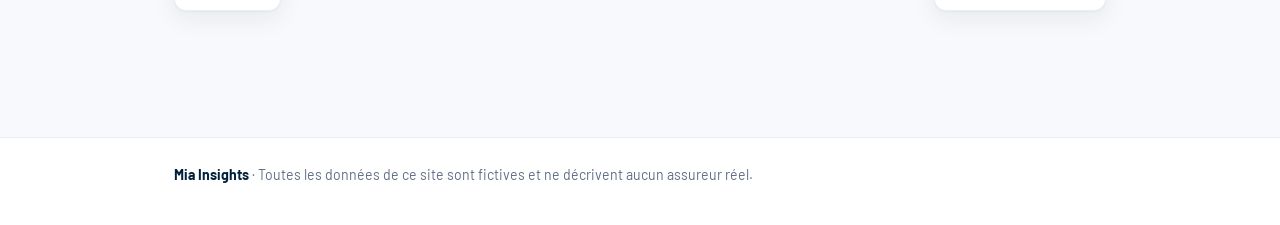
<file: le-principe.html>
<!doctype html>
<html lang="fr">
<head>
<meta charset="utf-8">
<meta name="viewport" content="width=device-width, initial-scale=1">
<title>01 · Le principe — Mia Insights</title>
<meta name="description" content="Ce que change un agent qui écrit du code et l'exécute : le calcul est réel et relisible, et la responsabilité du raisonnement se déplace sur celui qui pose la question.">
<link rel="preconnect" href="https://fonts.googleapis.com">
<link rel="preconnect" href="https://fonts.gstatic.com" crossorigin>
<link rel="stylesheet" href="https://fonts.googleapis.com/css2?family=Barlow:wght@400;600;700;800&display=swap">
<link rel="stylesheet" href="assets/site.css">
<link rel="stylesheet" href="assets/viz.css">
</head>
<body>

<div id="site-nav"></div>

<div class="hero">
  <div class="in">
    <span class="kick">Module 01</span>
    <h1>Le principe</h1>
    <p class="sub">Un assistant de conversation ordinaire produit un mot, puis le suivant. Un agent d'analyse fait autre chose : il écrit un programme, l'exécute sur des données, et vous montre le résultat. Cette différence-là change tout, y compris ce qu'on peut lui reprocher.</p>
    <div class="meta">
      <span>Lecture de six minutes</span>
      <span>Un graphique interactif</span>
    </div>
  </div>
</div>

<main>
  <section class="sec">
    <h2><span class="n">01</span>Deux façons très différentes de répondre</h2>
    <p class="lead">La distinction est simple et elle décide de la confiance qu'on peut accorder à la réponse.</p>
    <div class="grid g2">
      <div class="card">
        <span class="k">Ce que fait un assistant ordinaire</span>
        <h4>Il produit un texte plausible</h4>
        <p>Il a lu beaucoup de choses et il continue votre phrase. Si vous lui demandez un chiffre, il en écrit un qui ressemble à un chiffre juste. Rien dans le mécanisme ne garantit qu'il a compté quoi que ce soit.</p>
        <p>C'est pour cela qu'on ne demande pas un montant à un assistant de conversation.</p>
      </div>
      <div class="card">
        <span class="k">Ce que fait un agent d'analyse</span>
        <h4>Il écrit un programme et l'exécute</h4>
        <p>Il traduit votre question en requêtes et en calculs, les exécute sur les tables, et vous rend ce que le calcul a produit. Le chiffre vient de la donnée, pas du modèle de langue.</p>
        <p>Le calcul est donc déterministe, reproductible, et le code peut être relu par quelqu'un de technique.</p>
      </div>
    </div>
    <div class="note">
      <p><strong>Le point rassurant, et il mérite d'être dit tôt.</strong> Comme le calcul est réel, une erreur laisse une trace lisible. On peut demander à voir le code, le rejouer, et retrouver les lignes qui portent le résultat. C'est une différence de nature avec un assistant qui répondrait de mémoire.</p>
      <p><strong>Le point qui l'est moins.</strong> Un code juste qui répond à une question mal posée donne un résultat faux sans jamais se tromper. La rigueur n'a pas disparu, elle a changé de place : elle est passée de l'écriture du code à la formulation de la question.</p>
    </div>
  </section>

  <section class="sec">
    <h2><span class="n">02</span>Ce que l'outil supprime, ce qu'il ajoute</h2>
    <p class="lead">Devant un tableau de bord, on consomme. Le périmètre a été pensé, modélisé et figé par quelqu'un d'autre, et les garde-fous sont dedans. Devant une zone de saisie libre, on enquête, et les garde-fous ne sont plus dans l'outil.</p>
    <div class="scroll">
      <table>
        <thead><tr><th>Le geste</th><th>Avec un tableau de bord</th><th>Avec un tableur</th><th>Avec un agent</th></tr></thead>
        <tbody>
          <tr>
            <td><strong>Obtenir un chiffre prévu</strong></td>
            <td>Immédiat, c'est son métier</td>
            <td>Un export, puis une somme</td>
            <td>Immédiat</td>
          </tr>
          <tr>
            <td><strong>Croiser deux axes non prévus</strong></td>
            <td>Impossible sans redéveloppement</td>
            <td>Possible, à la main, une fois</td>
            <td>Une phrase</td>
          </tr>
          <tr>
            <td><strong>Ajuster un modèle sur l'historique</strong></td>
            <td>Hors de portée</td>
            <td>Hors de portée en pratique</td>
            <td>Une phrase, et le code est montré</td>
          </tr>
          <tr>
            <td><strong>Refaire avec une hypothèse différente</strong></td>
            <td>Nouveau ticket</td>
            <td>Nouveau fichier, et l'ancien devient faux</td>
            <td>Une relance dans la même conversation</td>
          </tr>
          <tr>
            <td><strong>Retrouver comment le chiffre a été fait</strong></td>
            <td>Écrit quelque part, parfois</td>
            <td>Dans la tête de la personne qui l'a fait</td>
            <td>Dans le code produit, qui reste</td>
          </tr>
        </tbody>
      </table>
    </div>
    <p>La dernière ligne est celle qu'on remarque le plus tard et qui compte le plus. Un classeur de calcul emporte son raisonnement avec lui : six mois après, personne ne sait plus pourquoi telle ligne était exclue. Un code produit reste lisible, et il se rejoue.</p>
  </section>

  <section class="sec">
    <h2><span class="n">03</span>La relance, qui est le vrai apport</h2>
    <p class="lead">Le premier graphique, un tableau de bord bien construit le donnait déjà. La valeur apparaît à la question suivante, celle que personne n'avait prévue et qui naît en regardant le résultat précédent.</p>

    <span class="who">Première question</span>
    <span class="ask">Sur les trois derniers exercices en automobile, donne-moi la prime pure par tranche d'âge du conducteur et par zone de résidence, en excluant les contrats de moins de six mois d'ancienneté.</span>
    <div class="vz" id="p-heat" style="margin-top:1rem"></div>

    <span class="who">La relance</span>
    <span class="ask">Refais la même chose en séparant les contrats avec au moins un sinistre responsable dans les vingt-quatre derniers mois, et dis-moi sur quelles cellules l'écart entre les deux populations est le plus fort.</span>
    <p>Cette deuxième question n'existe dans aucun tableau de bord, parce que personne n'avait prévu ce croisement. Elle prend quelques secondes, et c'est elle qui prépare une décision de tarification. La troisième question, elle, naîtra du résultat de la deuxième.</p>

    <div class="note warn">
      <p><strong>Une règle de gestion fait partie de la question, pas du travail technique.</strong> Dans l'exemple ci-dessus, exclure les contrats de moins de six mois n'est pas un détail de mise en forme : sans cette exclusion, la prime pure est faussée par des contrats dont l'exposition est partielle. Personne ne peut deviner cette règle à la place de celui qui pose la question, parce qu'elle vient du métier.</p>
    </div>
  </section>

  <section class="sec">
    <h2><span class="n">04</span>Ce qu'il faut réunir avant de commencer</h2>
    <p class="lead">Quatre conditions. Trois sont des conditions de fond, la quatrième est celle qui bloque le plus souvent.</p>
    <ol class="steps">
      <li><b>Le sens de chaque colonne est écrit quelque part.</b><span class="sub">C'est la condition la plus souvent oubliée. Sans définition des variables, l'agent traduit une question française vers une colonne dont personne ne garantit le sens, et il produit un chiffre faux qui a l'air vrai.</span></li>
      <li><b>Une clé qui relie les sources entre elles.</b><span class="sub">Croiser deux sources suppose une colonne commune sur laquelle les rapprocher. Si elle n'existe pas, aucune formulation habile ne la fera apparaître.</span></li>
      <li><b>Une date qui fait foi, choisie et la même partout.</b><span class="sub">Un sinistre porte une date de survenance, une date de déclaration et une date de règlement. Les trois racontent une histoire différente, et le choix se fait avant la question, pas pendant.</span></li>
      <li><b>Le droit de lire, appliqué à la personne connectée.</b><span class="sub">Un tableau de bord est protégé par sa construction : il ne montre que ce qu'on y a mis. Cette protection disparaît dès qu'on ouvre une zone de saisie libre, et elle doit être remplacée par un filtrage qui vient de l'identité et s'applique avant l'exécution de la requête.</span></li>
    </ol>
  </section>

  <div class="prevnext">
    <a href="index.html">← Accueil</a>
    <a href="les-analyses.html">02 · Les analyses →</a>
  </div>
</main>

<footer class="site"><div class="in">
  <b>Mia Insights</b> · Toutes les données de ce site sont fictives et ne décrivent aucun assureur réel.
</div></footer>

<script src="assets/nav.js"></script>
<script src="assets/viz.js"></script>
<script>
VZ.heat(document.getElementById('p-heat'), {
  title: 'Prime pure annuelle par tranche d’âge et par zone, en euros',
  sub: 'Fréquence multipliée par coût moyen, trois exercices clos, contrats de plus de six mois.',
  rows: ['18 à 25 ans', '26 à 35 ans', '36 à 50 ans', '51 à 65 ans', '66 ans et plus'],
  cols: ['Centre', 'Sud', 'Nord', 'Est', 'Frontaliers'],
  values: [
    [452, 388, 301, 324, 411],
    [318, 276, 214, 233, 297],
    [241, 208, 168, 179, 226],
    [203, 181, 149, 158, 194],
    [229, 206, 176, 184, 218]
  ],
  rowLabel: 'Tranche d’âge', valueLabel: 'Prime pure', unit: '€',
  scale: ['prime pure basse', 'prime pure haute'],
  caption: 'Données fictives. La lecture qui compte n’est pas la cellule la plus foncée, c’est l’écart entre deux colonnes à âge égal.'
});
</script>
</body>
</html>
</file>
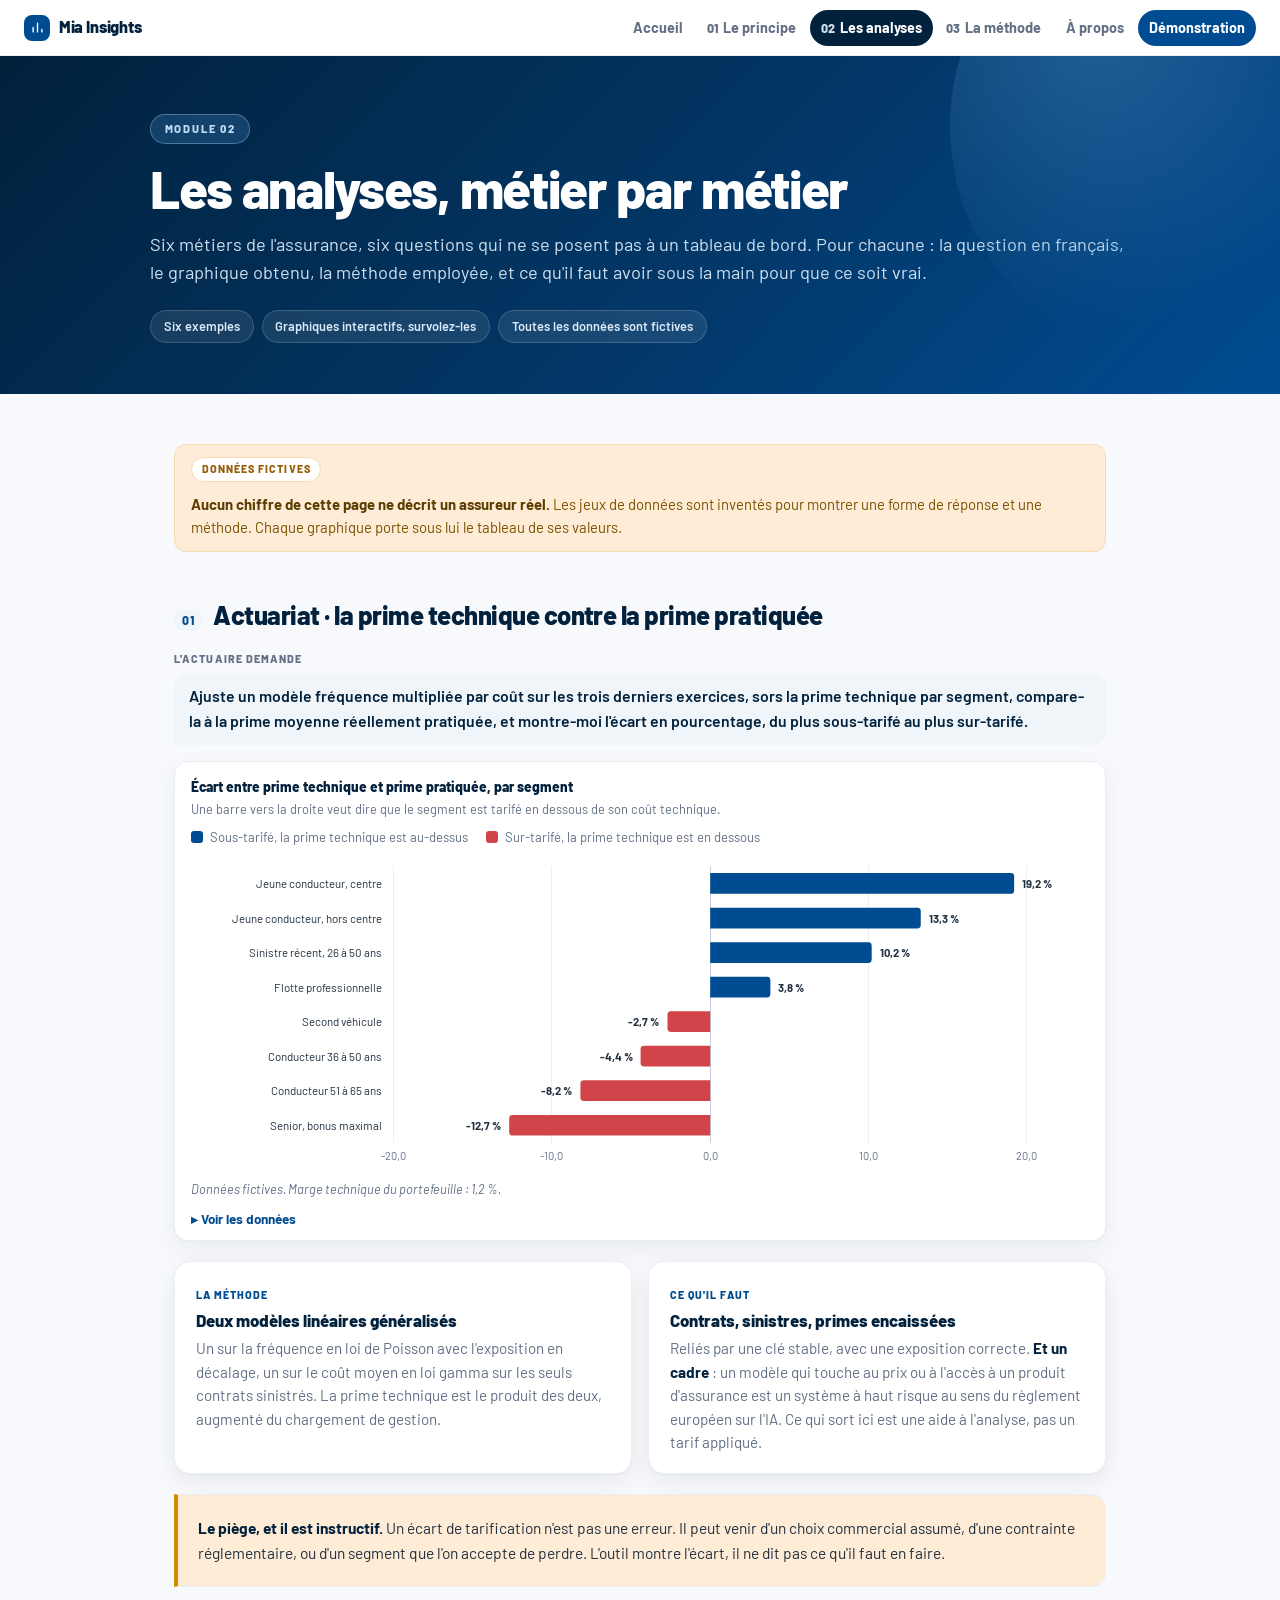
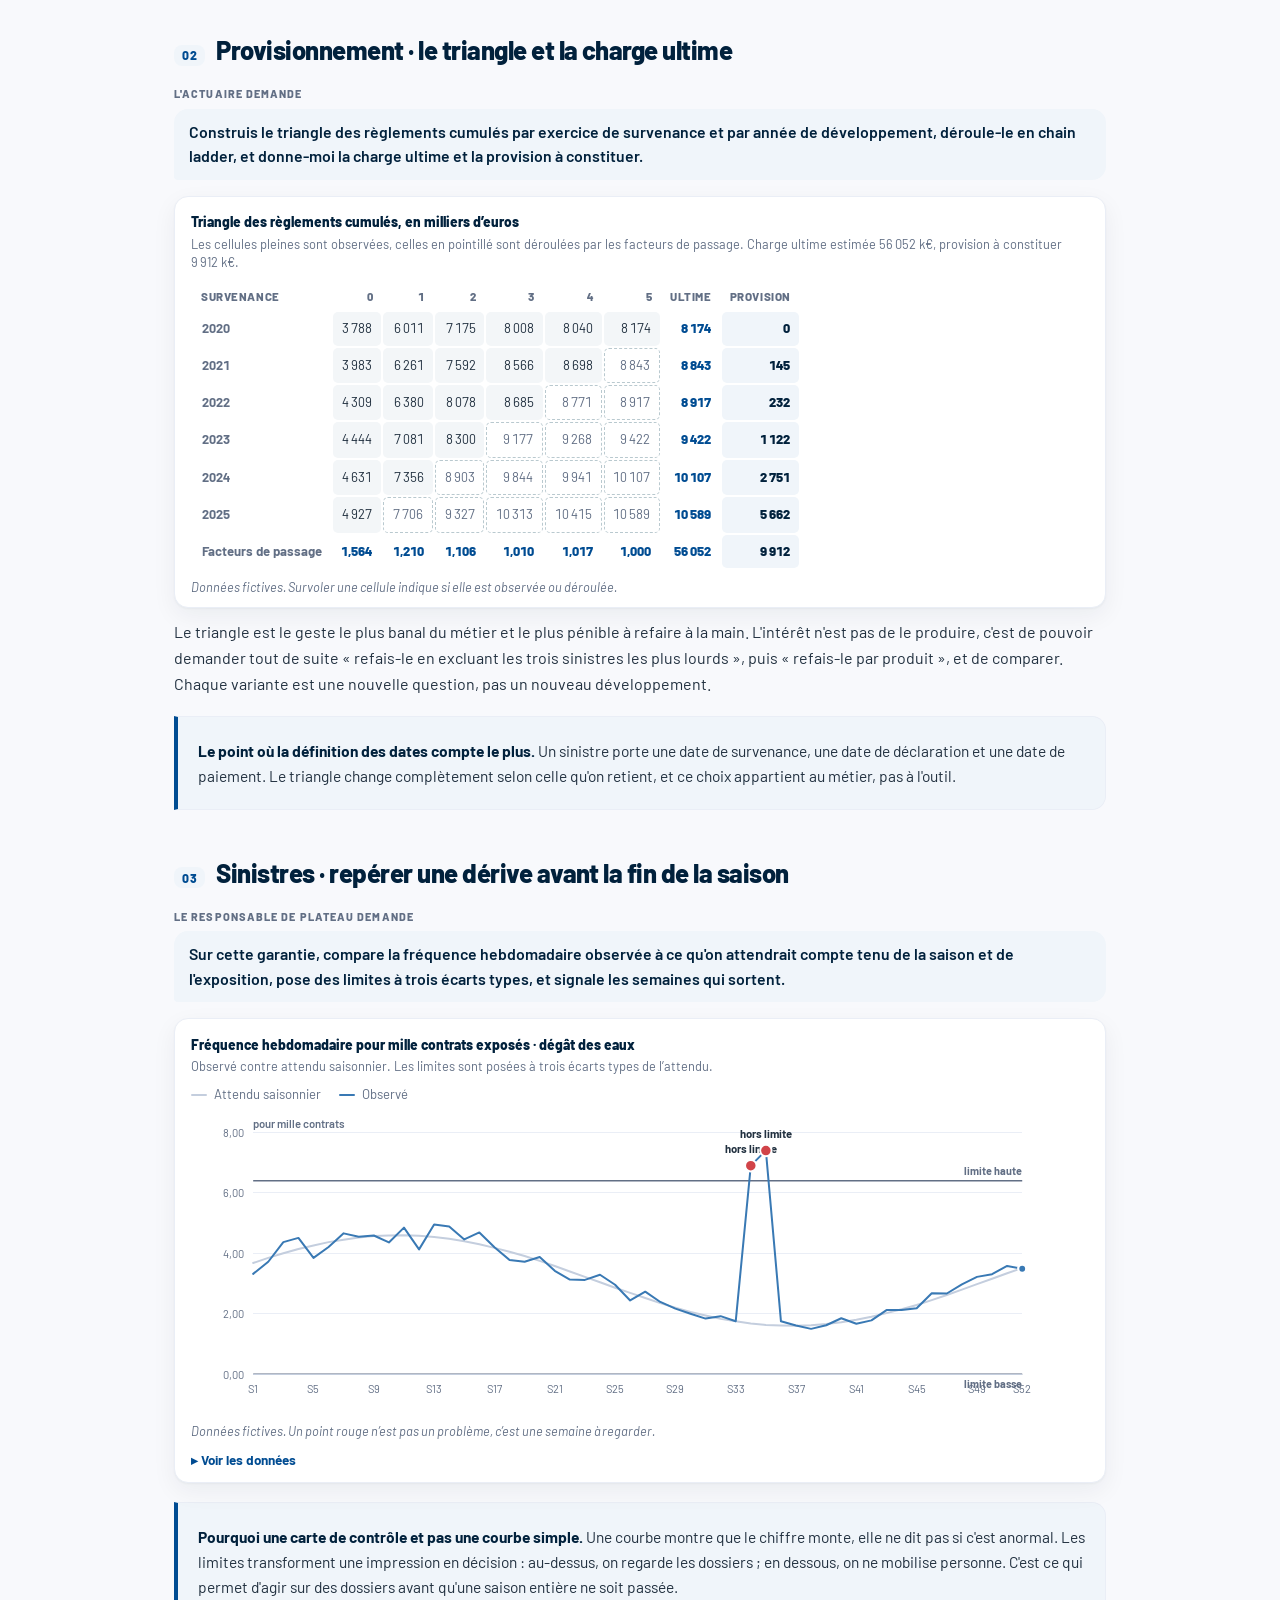
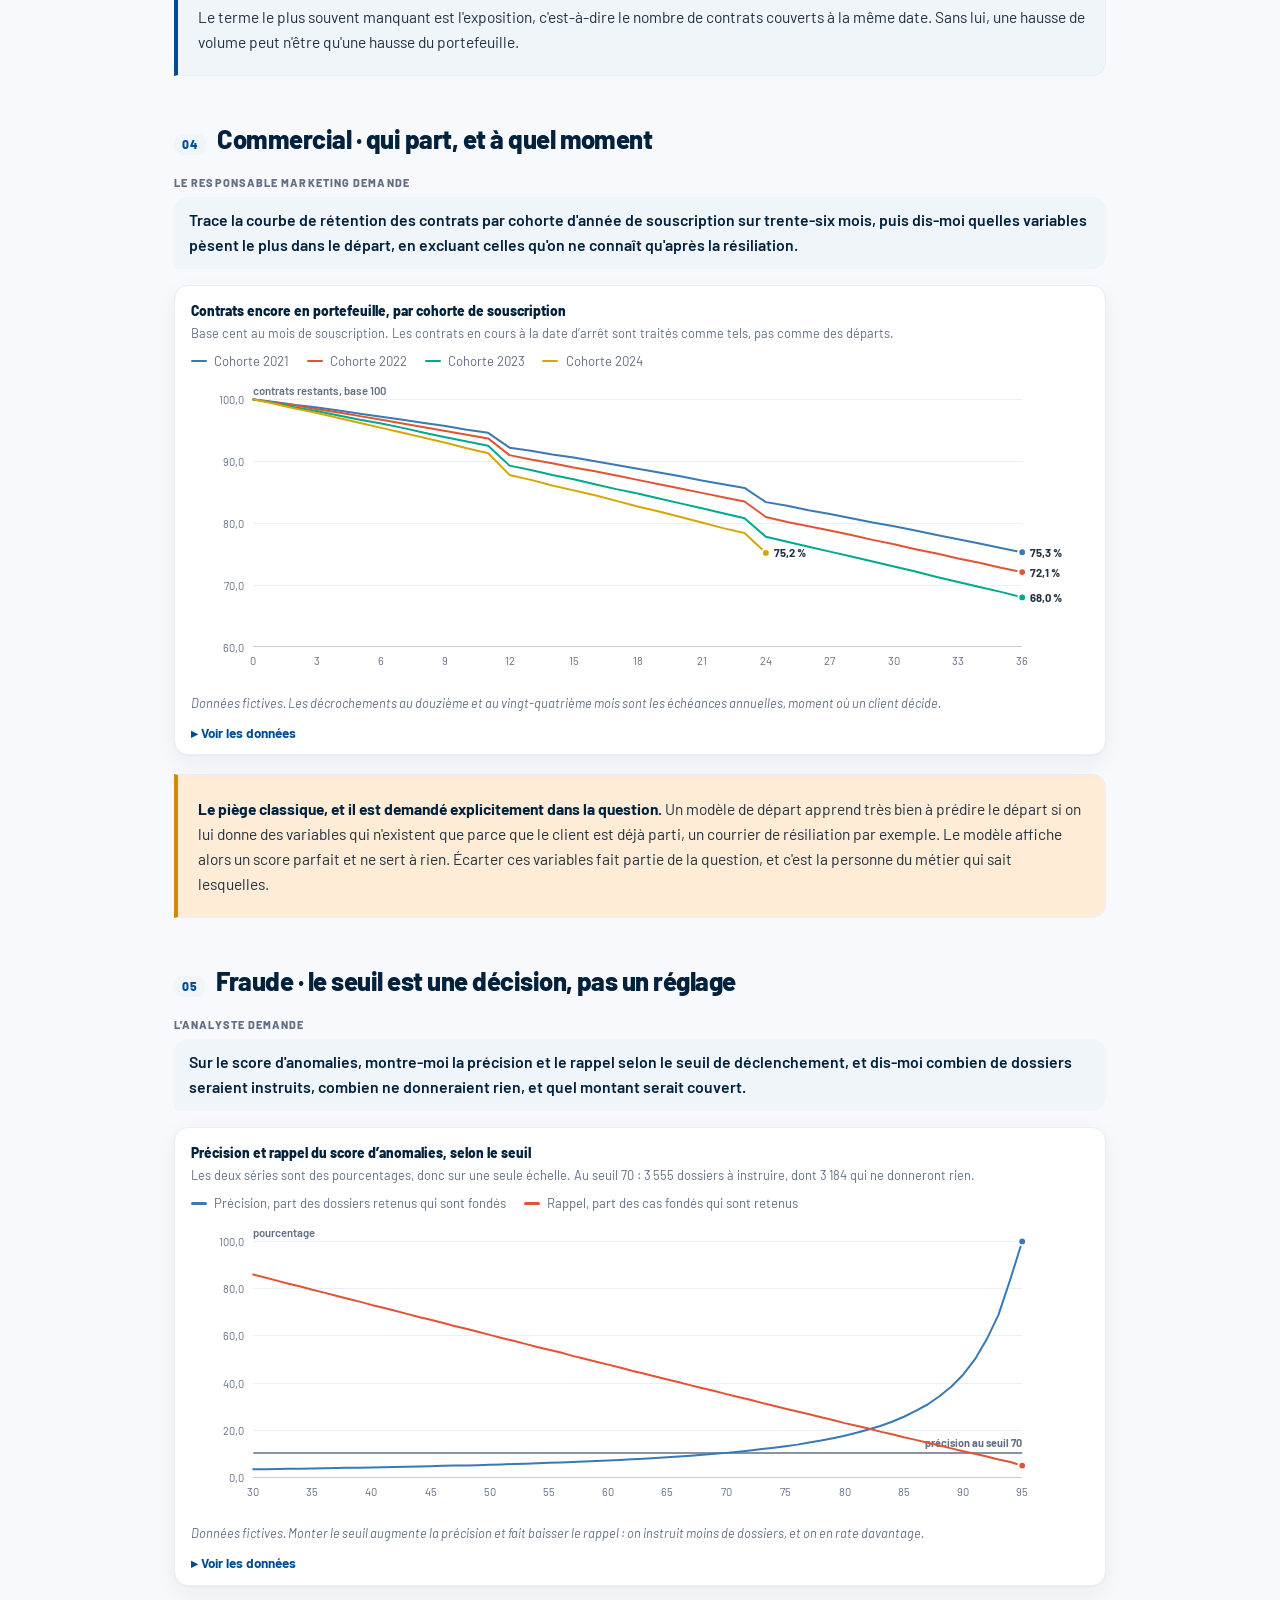
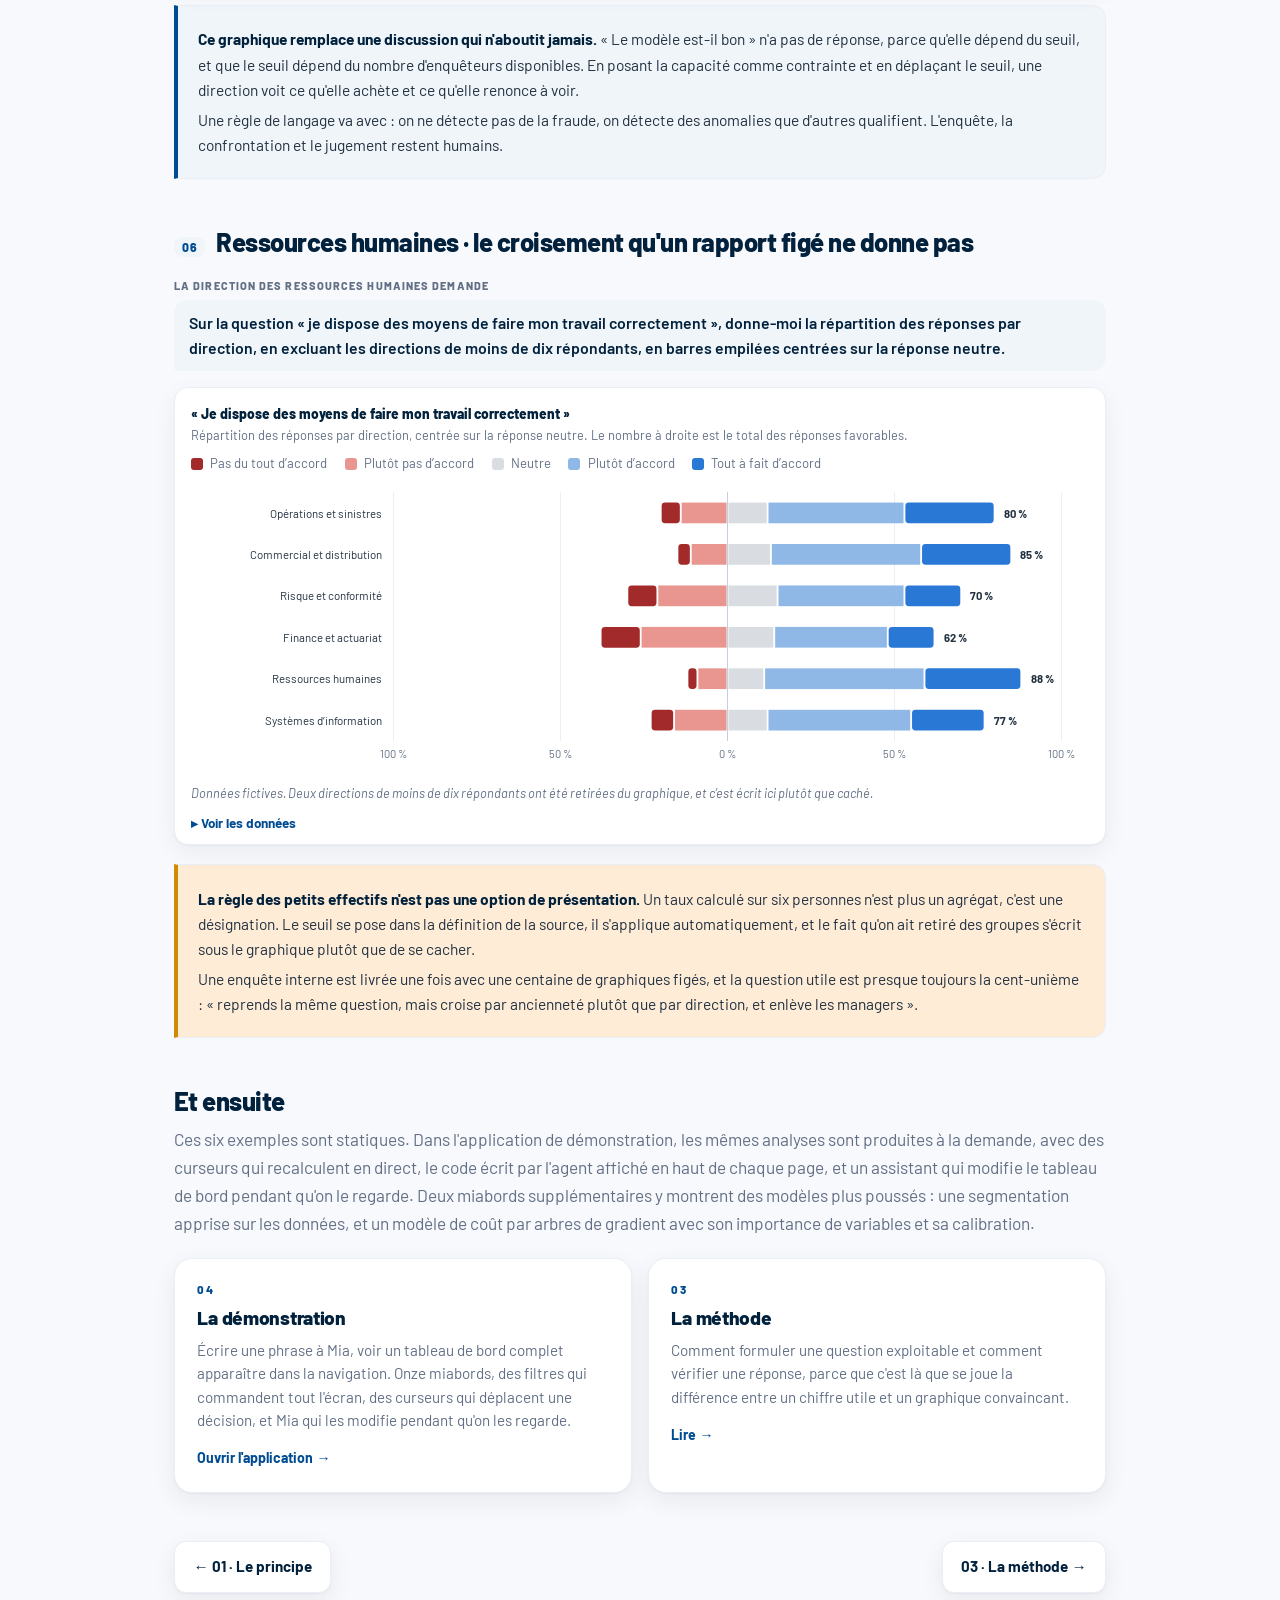
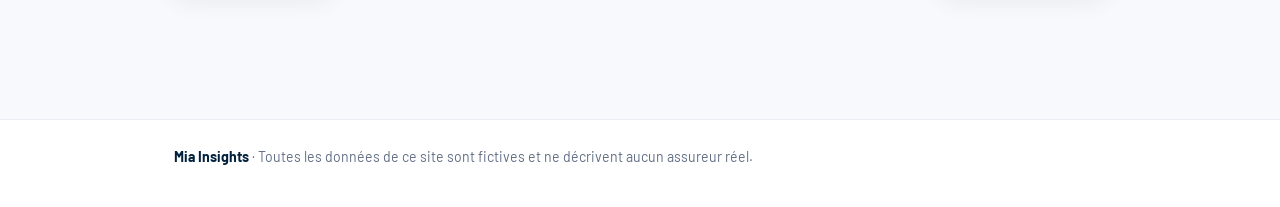
<file: les-analyses.html>
<!doctype html>
<html lang="fr">
<head>
<meta charset="utf-8">
<meta name="viewport" content="width=device-width, initial-scale=1">
<title>02 · Les analyses — Mia Insights</title>
<meta name="description" content="Ce qu'on peut demander métier par métier en assurance : tarification, provisionnement, sinistres, attrition, fraude, ressources humaines. Graphiques interactifs, données fictives.">
<link rel="preconnect" href="https://fonts.googleapis.com">
<link rel="preconnect" href="https://fonts.gstatic.com" crossorigin>
<link rel="stylesheet" href="https://fonts.googleapis.com/css2?family=Barlow:wght@400;600;700;800&display=swap">
<link rel="stylesheet" href="assets/site.css">
<link rel="stylesheet" href="assets/viz.css">
</head>
<body>

<div id="site-nav"></div>

<div class="hero">
  <div class="in">
    <span class="kick">Module 02</span>
    <h1>Les analyses, métier par métier</h1>
    <p class="sub">Six métiers de l'assurance, six questions qui ne se posent pas à un tableau de bord. Pour chacune : la question en français, le graphique obtenu, la méthode employée, et ce qu'il faut avoir sous la main pour que ce soit vrai.</p>
    <div class="meta">
      <span>Six exemples</span>
      <span>Graphiques interactifs, survolez-les</span>
      <span>Toutes les données sont fictives</span>
    </div>
  </div>
</div>

<main>
  <div class="fictif">
    <span class="tag">Données fictives</span>
    <span><b>Aucun chiffre de cette page ne décrit un assureur réel.</b> Les jeux de données sont inventés pour montrer une forme de réponse et une méthode. Chaque graphique porte sous lui le tableau de ses valeurs.</span>
  </div>

  <!-- ------------------------------------------------------------------ 01 -->
  <section class="sec">
    <h2><span class="n">01</span>Actuariat · la prime technique contre la prime pratiquée</h2>
    <span class="who">L'actuaire demande</span>
    <span class="ask">Ajuste un modèle fréquence multipliée par coût sur les trois derniers exercices, sors la prime technique par segment, compare-la à la prime moyenne réellement pratiquée, et montre-moi l'écart en pourcentage, du plus sous-tarifé au plus sur-tarifé.</span>
    <div class="vz" id="a-tarif" style="margin-top:1rem"></div>
    <div class="grid g2">
      <div class="card">
        <span class="k">La méthode</span>
        <h4>Deux modèles linéaires généralisés</h4>
        <p>Un sur la fréquence en loi de Poisson avec l'exposition en décalage, un sur le coût moyen en loi gamma sur les seuls contrats sinistrés. La prime technique est le produit des deux, augmenté du chargement de gestion.</p>
      </div>
      <div class="card">
        <span class="k">Ce qu'il faut</span>
        <h4>Contrats, sinistres, primes encaissées</h4>
        <p>Reliés par une clé stable, avec une exposition correcte. <strong>Et un cadre</strong> : un modèle qui touche au prix ou à l'accès à un produit d'assurance est un système à haut risque au sens du règlement européen sur l'IA. Ce qui sort ici est une aide à l'analyse, pas un tarif appliqué.</p>
      </div>
    </div>
    <div class="note warn">
      <p><strong>Le piège, et il est instructif.</strong> Un écart de tarification n'est pas une erreur. Il peut venir d'un choix commercial assumé, d'une contrainte réglementaire, ou d'un segment que l'on accepte de perdre. L'outil montre l'écart, il ne dit pas ce qu'il faut en faire.</p>
    </div>
  </section>

  <!-- ------------------------------------------------------------------ 02 -->
  <section class="sec">
    <h2><span class="n">02</span>Provisionnement · le triangle et la charge ultime</h2>
    <span class="who">L'actuaire demande</span>
    <span class="ask">Construis le triangle des règlements cumulés par exercice de survenance et par année de développement, déroule-le en chain ladder, et donne-moi la charge ultime et la provision à constituer.</span>
    <div class="vz" id="a-tri" style="margin-top:1rem"></div>
    <p>Le triangle est le geste le plus banal du métier et le plus pénible à refaire à la main. L'intérêt n'est pas de le produire, c'est de pouvoir demander tout de suite « refais-le en excluant les trois sinistres les plus lourds », puis « refais-le par produit », et de comparer. Chaque variante est une nouvelle question, pas un nouveau développement.</p>
    <div class="note">
      <p><strong>Le point où la définition des dates compte le plus.</strong> Un sinistre porte une date de survenance, une date de déclaration et une date de paiement. Le triangle change complètement selon celle qu'on retient, et ce choix appartient au métier, pas à l'outil.</p>
    </div>
  </section>

  <!-- ------------------------------------------------------------------ 03 -->
  <section class="sec">
    <h2><span class="n">03</span>Sinistres · repérer une dérive avant la fin de la saison</h2>
    <span class="who">Le responsable de plateau demande</span>
    <span class="ask">Sur cette garantie, compare la fréquence hebdomadaire observée à ce qu'on attendrait compte tenu de la saison et de l'exposition, pose des limites à trois écarts types, et signale les semaines qui sortent.</span>
    <div class="vz" id="a-ctrl" style="margin-top:1rem"></div>
    <div class="note">
      <p><strong>Pourquoi une carte de contrôle et pas une courbe simple.</strong> Une courbe montre que le chiffre monte, elle ne dit pas si c'est anormal. Les limites transforment une impression en décision : au-dessus, on regarde les dossiers ; en dessous, on ne mobilise personne. C'est ce qui permet d'agir sur des dossiers avant qu'une saison entière ne soit passée.</p>
      <p>Le terme le plus souvent manquant est l'exposition, c'est-à-dire le nombre de contrats couverts à la même date. Sans lui, une hausse de volume peut n'être qu'une hausse du portefeuille.</p>
    </div>
  </section>

  <!-- ------------------------------------------------------------------ 04 -->
  <section class="sec">
    <h2><span class="n">04</span>Commercial · qui part, et à quel moment</h2>
    <span class="who">Le responsable marketing demande</span>
    <span class="ask">Trace la courbe de rétention des contrats par cohorte d'année de souscription sur trente-six mois, puis dis-moi quelles variables pèsent le plus dans le départ, en excluant celles qu'on ne connaît qu'après la résiliation.</span>
    <div class="vz" id="a-reten" style="margin-top:1rem"></div>
    <div class="note warn">
      <p><strong>Le piège classique, et il est demandé explicitement dans la question.</strong> Un modèle de départ apprend très bien à prédire le départ si on lui donne des variables qui n'existent que parce que le client est déjà parti, un courrier de résiliation par exemple. Le modèle affiche alors un score parfait et ne sert à rien. Écarter ces variables fait partie de la question, et c'est la personne du métier qui sait lesquelles.</p>
    </div>
  </section>

  <!-- ------------------------------------------------------------------ 05 -->
  <section class="sec">
    <h2><span class="n">05</span>Fraude · le seuil est une décision, pas un réglage</h2>
    <span class="who">L'analyste demande</span>
    <span class="ask">Sur le score d'anomalies, montre-moi la précision et le rappel selon le seuil de déclenchement, et dis-moi combien de dossiers seraient instruits, combien ne donneraient rien, et quel montant serait couvert.</span>
    <div class="vz" id="a-pr" style="margin-top:1rem"></div>
    <div class="note">
      <p><strong>Ce graphique remplace une discussion qui n'aboutit jamais.</strong> « Le modèle est-il bon » n'a pas de réponse, parce qu'elle dépend du seuil, et que le seuil dépend du nombre d'enquêteurs disponibles. En posant la capacité comme contrainte et en déplaçant le seuil, une direction voit ce qu'elle achète et ce qu'elle renonce à voir.</p>
      <p>Une règle de langage va avec : on ne détecte pas de la fraude, on détecte des anomalies que d'autres qualifient. L'enquête, la confrontation et le jugement restent humains.</p>
    </div>
  </section>

  <!-- ------------------------------------------------------------------ 06 -->
  <section class="sec">
    <h2><span class="n">06</span>Ressources humaines · le croisement qu'un rapport figé ne donne pas</h2>
    <span class="who">La direction des ressources humaines demande</span>
    <span class="ask">Sur la question « je dispose des moyens de faire mon travail correctement », donne-moi la répartition des réponses par direction, en excluant les directions de moins de dix répondants, en barres empilées centrées sur la réponse neutre.</span>
    <div class="vz" id="a-baro" style="margin-top:1rem"></div>
    <div class="note warn">
      <p><strong>La règle des petits effectifs n'est pas une option de présentation.</strong> Un taux calculé sur six personnes n'est plus un agrégat, c'est une désignation. Le seuil se pose dans la définition de la source, il s'applique automatiquement, et le fait qu'on ait retiré des groupes s'écrit sous le graphique plutôt que de se cacher.</p>
      <p>Une enquête interne est livrée une fois avec une centaine de graphiques figés, et la question utile est presque toujours la cent-unième : « reprends la même question, mais croise par ancienneté plutôt que par direction, et enlève les managers ».</p>
    </div>
  </section>

  <section class="sec">
    <h2>Et ensuite</h2>
    <p class="lead">Ces six exemples sont statiques. Dans l'application de démonstration, les mêmes analyses sont produites à la demande, avec des curseurs qui recalculent en direct, le code écrit par l'agent affiché en haut de chaque page, et un assistant qui modifie le tableau de bord pendant qu'on le regarde. Deux miabords supplémentaires y montrent des modèles plus poussés : une segmentation apprise sur les données, et un modèle de coût par arbres de gradient avec son importance de variables et sa calibration.</p>
    <div class="grid g2">
      <a class="tile" href="demo/index.html">
        <div class="n">04</div>
        <div class="t">La démonstration</div>
        <div class="d">Écrire une phrase à Mia, voir un tableau de bord complet apparaître dans la navigation. Onze miabords, des filtres qui commandent tout l'écran, des curseurs qui déplacent une décision, et Mia qui les modifie pendant qu'on les regarde.</div>
        <div class="go">Ouvrir l'application →</div>
      </a>
      <a class="tile" href="la-methode.html">
        <div class="n">03</div>
        <div class="t">La méthode</div>
        <div class="d">Comment formuler une question exploitable et comment vérifier une réponse, parce que c'est là que se joue la différence entre un chiffre utile et un graphique convaincant.</div>
        <div class="go">Lire →</div>
      </a>
    </div>
  </section>

  <div class="prevnext">
    <a href="le-principe.html">← 01 · Le principe</a>
    <a href="la-methode.html">03 · La méthode →</a>
  </div>
</main>

<footer class="site"><div class="in">
  <b>Mia Insights</b> · Toutes les données de ce site sont fictives et ne décrivent aucun assureur réel.
</div></footer>

<script src="assets/nav.js"></script>
<script src="assets/viz.js"></script>
<script src="demo/data.js"></script>
<script>
(function () {
  var D = window.DEMO;

  /* 01 tarification */
  var t = D.tarification(0);
  VZ.bars(document.getElementById('a-tarif'), {
    title: 'Écart entre prime technique et prime pratiquée, par segment',
    sub: 'Une barre vers la droite veut dire que le segment est tarifé en dessous de son coût technique.',
    cats: t.cats, values: t.ecarts, dec: 1, unit: '%', rowH: 30, padL: 176,
    catLabel: 'Segment', valueLabel: 'Écart',
    color: function (v) { return v >= 0 ? 'var(--vz-pos)' : 'var(--vz-neg)'; },
    legendItems: [
      { name: 'Sous-tarifé, la prime technique est au-dessus', color: 'var(--vz-pos)' },
      { name: 'Sur-tarifé, la prime technique est en dessous', color: 'var(--vz-neg)' }
    ],
    caption: 'Données fictives. Marge technique du portefeuille : ' + VZ.fmt(t.marge, 1, '%') + '.'
  });

  /* 02 triangle */
  (function () {
    var tr = D.triangle(), node = document.getElementById('a-tri');
    node.classList.add('vz');
    var h = '<p class="vz-title">Triangle des règlements cumulés, en milliers d’euros</p>'
      + '<p class="vz-sub">Les cellules pleines sont observées, celles en pointillé sont déroulées '
      + 'par les facteurs de passage. Charge ultime estimée ' + VZ.fmt(tr.ultime, 0)
      + ' k€, provision à constituer ' + VZ.fmt(tr.provision, 0) + ' k€.</p>'
      + '<div class="vz-tri"><table><thead><tr><th>Survenance</th>';
    for (var j = 0; j < tr.ans.length; j++) h += '<th>' + j + '</th>';
    h += '<th>Ultime</th><th>Provision</th></tr></thead><tbody>';
    tr.plein.forEach(function (r, i) {
      h += '<tr><td>' + tr.ans[i] + '</td>';
      r.forEach(function (v, j) {
        var proj = tr.obs[i][j] === null;
        h += '<td class="' + (proj ? 'proj' : '') + '" title="'
          + (proj ? 'valeur déroulée' : 'valeur observée') + '">' + VZ.fmt(v, 0) + '</td>';
      });
      var ult = r[tr.ans.length - 1];
      var reg = tr.obs[i].filter(function (v) { return v !== null; }).pop();
      h += '<td class="fac">' + VZ.fmt(ult, 0) + '</td><td class="ibnr">' + VZ.fmt(ult - reg, 0) + '</td></tr>';
    });
    h += '<tr><td>Facteurs de passage</td>';
    tr.fac.forEach(function (v) { h += '<td class="fac">' + VZ.fmt(v, 3) + '</td>'; });
    h += '<td class="fac">1,000</td><td class="fac">' + VZ.fmt(tr.ultime, 0) + '</td>'
      + '<td class="ibnr">' + VZ.fmt(tr.provision, 0) + '</td></tr></tbody></table></div>'
      + '<p class="caption">Données fictives. Survoler une cellule indique si elle est observée ou déroulée.</p>';
    node.innerHTML = h;
  })();

  /* 03 carte de contrôle */
  var c = D.controle(0);
  VZ.lines(document.getElementById('a-ctrl'), {
    title: 'Fréquence hebdomadaire pour mille contrats exposés · ' + c.nom.toLowerCase(),
    sub: 'Observé contre attendu saisonnier. Les limites sont posées à trois écarts types de l’attendu.',
    x: c.sem,
    series: [
      { name: 'Attendu saisonnier', color: 'var(--vz-gray)', values: c.attendu },
      { name: 'Observé', color: 'var(--vz-s1)', values: c.observe }
    ],
    dec: 2, height: 260, tickEvery: 4, endLabels: false,
    xLabel: 'Semaine', yLabel: 'pour mille contrats',
    limits: { lo: c.lo, hi: c.hi, loLabel: 'limite basse', hiLabel: 'limite haute' },
    flagSeries: 1,
    caption: 'Données fictives. Un point rouge n’est pas un problème, c’est une semaine à regarder.'
  });

  /* 04 rétention */
  var r = D.retention();
  VZ.lines(document.getElementById('a-reten'), {
    title: 'Contrats encore en portefeuille, par cohorte de souscription',
    sub: 'Base cent au mois de souscription. Les contrats en cours à la date d’arrêt sont traités comme tels, pas comme des départs.',
    x: r.mois,
    series: r.cohortes.map(function (co, k) {
      return { name: co.nom, color: 'var(--vz-s' + (k + 1) + ')', values: co.v };
    }),
    dec: 1, unit: '%', height: 265, tickEvery: 3,
    xLabel: 'Mois depuis la souscription', yLabel: 'contrats restants, base 100',
    caption: 'Données fictives. Les décrochements au douzième et au vingt-quatrième mois sont les échéances annuelles, moment où un client décide.'
  });

  /* 05 précision et rappel */
  var pr = D.courbePR(), a = D.auSeuil(70);
  VZ.lines(document.getElementById('a-pr'), {
    title: 'Précision et rappel du score d’anomalies, selon le seuil',
    sub: 'Les deux séries sont des pourcentages, donc sur une seule échelle. Au seuil 70 : '
      + VZ.fmt(a.retenus, 0) + ' dossiers à instruire, dont ' + VZ.fmt(a.faux, 0) + ' qui ne donneront rien.',
    x: pr.seuils,
    series: [
      { name: 'Précision, part des dossiers retenus qui sont fondés', color: 'var(--vz-s1)', values: pr.precision },
      { name: 'Rappel, part des cas fondés qui sont retenus', color: 'var(--vz-s2)', values: pr.rappel }
    ],
    dec: 1, unit: '%', height: 255, tickEvery: 5, endLabels: false,
    xLabel: 'Seuil', yLabel: 'pourcentage',
    rule: { value: pr.precision[40], label: 'précision au seuil 70' },
    caption: 'Données fictives. Monter le seuil augmente la précision et fait baisser le rappel : on instruit moins de dossiers, et on en rate davantage.'
  });

  /* 06 baromètre */
  var R = D.RH;
  VZ.likert(document.getElementById('a-baro'), {
    title: '« Je dispose des moyens de faire mon travail correctement »',
    sub: 'Répartition des réponses par direction, centrée sur la réponse neutre. Le nombre à droite est le total des réponses favorables.',
    cats: R.directions, negCount: 2,
    series: R.modalites.map(function (m, k) {
      return { name: m.nom, color: m.c, values: R.reponses.map(function (x) { return x[k]; }) };
    }),
    catLabel: 'Direction', padL: 176, rowH: 36,
    caption: 'Données fictives. Deux directions de moins de dix répondants ont été retirées du graphique, et c’est écrit ici plutôt que caché.'
  });
})();
</script>
</body>
</html>
</file>
<file: assets/site.css>
/* Mia Insights, site public.

   Une règle de mise en page tient tout le reste : la longueur de ligne se règle
   par la largeur de la colonne, jamais par un max-width posé sur un paragraphe,
   un titre ou une liste. Sinon le texte devient plus étroit que la carte ou le
   graphique d'à côté, les bords droits ne s'alignent plus, et cela se lit comme
   un défaut d'affichage. Un tableau ou un graphique trop large défile dans son
   propre conteneur, il n'élargit pas la colonne. */

:root{
  --navy:#01213C; --ink:#223140; --soft:#626F85; --muted:#626F85;
  --line:#EAEEF6; --bg:#F8F9FC; --card:#fff;
  --accent:#004C92; --accent-soft:#F0F5FA; --accent-dark:#033767;
  --amber:#D18B00; --amber-soft:#FEECD7;
  --ok:#008670; --ok-soft:#E0F5F3;
  --shadow:0 1px 2px rgba(1,33,60,.04), 0 8px 24px rgba(1,33,60,.07);
  --shadow-up:0 2px 6px rgba(1,33,60,.07), 0 18px 40px rgba(1,33,60,.13);
  /* jetons attendus par viz.css */
  --mi-navy:#01213C; --mi-ink:#223140; --mi-muted:#626F85; --mi-line:#EAEEF6;
  --mi-bg:#F8F9FC; --mi-card:#fff; --mi-accent:#004C92; --mi-accent-soft:#F0F5FA;
  --mi-ok:#008670; --mi-ok-soft:#E0F5F3; --mi-wait:#D18B00; --mi-wait-soft:#FEECD7;
  --mi-stop:#D14449; --mi-stop-soft:#FFF0F0; --mi-info:#004C92; --mi-info-soft:#F0F5FA;
  --mi-shadow:0 1px 2px rgba(18,40,58,.04), 0 8px 24px rgba(18,40,58,.06);
  --mi-shadow-up:0 2px 6px rgba(18,40,58,.06), 0 18px 40px rgba(18,40,58,.12);
}

*{ box-sizing:border-box; }
html{ scroll-behavior:smooth; }
body{
  margin:0; background:var(--bg); color:var(--ink);
  font-family:Barlow,'Segoe UI',Arial,Helvetica,sans-serif; line-height:1.62; font-size:16px;
  -webkit-font-smoothing:antialiased;
}
a{ color:var(--accent); }
img{ max-width:100%; }
p{ margin:.7rem 0; }
ul,ol{ margin:.65rem 0; padding-left:1.25rem; }
li{ margin:.35rem 0; }

/* La colonne de contenu. Seul endroit qui règle la longueur de ligne. */
main{ max-width:980px; margin:0 auto; padding:1.8rem 1.5rem 4.5rem; }

/* ---------------------------------------------------------- navigation */
.nav{
  position:sticky; top:0; z-index:100; display:flex; align-items:center; gap:1rem;
  background:rgba(255,255,255,.95); backdrop-filter:blur(10px);
  border-bottom:1px solid var(--line); padding:.6rem 1.5rem;
}
.nav .brand{
  display:flex; align-items:center; gap:.55rem; text-decoration:none; color:var(--navy);
  font-weight:800; font-size:1.02rem; letter-spacing:-.01em; white-space:nowrap; flex:0 0 auto;
}
.nav .brand .mark{
  width:26px; height:26px; border-radius:8px; background:var(--accent);
  display:inline-flex; align-items:center; justify-content:center;
}
.nav .brand .mark svg{ width:15px; height:15px; }
.navlinks{ display:flex; gap:.15rem; margin-left:auto; align-items:center; flex-wrap:wrap; }
.navlinks a{
  text-decoration:none; color:var(--soft); font-size:.9rem; font-weight:650;
  padding:.4rem .7rem; border-radius:100px; white-space:nowrap;
}
.navlinks a .n{ color:var(--muted); font-weight:800; font-size:.78rem; margin-right:.3rem; }
.navlinks a:hover{ background:var(--bg); color:var(--navy); }
.navlinks a.active{ background:var(--navy); color:#fff; }
.navlinks a.active .n{ color:#CFE0F0; }
.navlinks a.cta{ background:var(--accent); color:#fff; }
.navlinks a.cta:hover{ background:var(--accent-dark); color:#fff; }
.hamb{ display:none; margin-left:auto; border:1px solid var(--line); background:#fff; border-radius:9px; padding:.35rem .5rem; cursor:pointer; }
.hamb span{ display:block; width:17px; height:2px; background:var(--navy); border-radius:2px; margin:3px 0; }

/* --------------------------------------------------------------- hero */
.hero{
  position:relative; overflow:hidden; color:#fff;
  background:linear-gradient(135deg,#01213C 0%,#033767 55%,#004C92 100%);
  padding:3.6rem 1.5rem 3.2rem;
}
.hero::after{
  content:""; position:absolute; right:-150px; top:-170px; width:480px; height:480px; border-radius:50%;
  background:radial-gradient(circle at 30% 30%, rgba(57,121,180,.55), rgba(57,121,180,0) 62%);
  pointer-events:none;
}
.hero .in{ position:relative; max-width:980px; margin:0 auto; }
.hero .kick{
  display:inline-block; font-size:.7rem; font-weight:800; letter-spacing:.16em; text-transform:uppercase;
  color:#BEDAF4; background:rgba(57,121,180,.32); border:1px solid rgba(190,218,244,.35);
  border-radius:100px; padding:.3rem .85rem; margin-bottom:1.1rem;
}
.hero h1{ font-size:clamp(2.1rem,5vw,3.3rem); line-height:1.05; font-weight:800; letter-spacing:-.025em; margin:0 0 .8rem; }
.hero .sub{ font-size:1.14rem; line-height:1.55; color:#CFE0F0; margin:0; }
.hero .meta{ margin-top:1.5rem; display:flex; flex-wrap:wrap; gap:.5rem; }
.hero .meta span{
  font-size:.8rem; font-weight:600; color:#DCE9F7; background:rgba(255,255,255,.09);
  border:1px solid rgba(255,255,255,.16); border-radius:100px; padding:.32rem .8rem;
}
.hero .btns{ margin-top:1.6rem; display:flex; flex-wrap:wrap; gap:.6rem; }
.hero .btns a{
  display:inline-flex; align-items:center; gap:.5rem; text-decoration:none;
  border-radius:100px; padding:.6rem 1.2rem; font-weight:700; font-size:.95rem;
}
.hero .btns a.p{ background:#fff; color:var(--navy); }
.hero .btns a.p:hover{ background:#F0F5FA; }
.hero .btns a.s{ background:rgba(255,255,255,.1); color:#fff; border:1px solid rgba(255,255,255,.28); }
.hero .btns a.s:hover{ background:rgba(255,255,255,.18); }

/* ------------------------------------------------------------ sections */
.sec{ margin:3rem 0 0; }
.sec > h2{
  display:flex; align-items:baseline; gap:.7rem; margin:0 0 .6rem;
  font-size:1.6rem; line-height:1.2; font-weight:800; letter-spacing:-.02em; color:var(--navy);
}
.sec > h2 .n{
  font-size:.76rem; font-weight:800; color:var(--accent); background:var(--accent-soft);
  border-radius:8px; padding:.2rem .5rem; letter-spacing:.05em;
}
.sec h3{ font-size:1.12rem; font-weight:750; color:var(--navy); margin:1.8rem 0 .3rem; }
.lead{ font-size:1.08rem; color:var(--soft); line-height:1.62; margin:.2rem 0 1rem; }
.sec strong{ color:var(--navy); }

/* --------------------------------------------------------------- blocs */
.grid{ display:grid; gap:1rem; margin:1.2rem 0; }
.g2{ grid-template-columns:repeat(2,1fr); }
.g3{ grid-template-columns:repeat(3,1fr); }
.g4{ grid-template-columns:repeat(4,1fr); }
.grid > *{ min-width:0; }

.card{ background:var(--card); border:1px solid var(--line); border-radius:16px; padding:1.15rem 1.3rem; box-shadow:var(--shadow); }
.card .k{ display:inline-block; font-size:.67rem; font-weight:800; letter-spacing:.1em; text-transform:uppercase; color:var(--accent); margin-bottom:.4rem; }
.card h4{ margin:0 0 .35rem; font-size:1.05rem; font-weight:750; color:var(--navy); line-height:1.3; }
.card p{ margin:0; font-size:.95rem; color:var(--soft); line-height:1.55; }
.card p + p{ margin-top:.55rem; }
.card ul{ margin:.45rem 0 0; padding-left:1.1rem; }
.card li{ font-size:.93rem; color:var(--soft); }

a.tile{
  display:block; text-decoration:none; color:inherit; background:var(--card);
  border:1px solid var(--line); border-radius:18px; padding:1.35rem 1.4rem; box-shadow:var(--shadow);
  transition:transform .14s ease, box-shadow .14s ease, border-color .14s ease;
}
a.tile:hover{ transform:translateY(-3px); box-shadow:var(--shadow-up); border-color:#d2dce4; }
a.tile .n{ font-size:.72rem; font-weight:800; letter-spacing:.12em; color:var(--accent); }
a.tile .t{ font-size:1.2rem; font-weight:800; color:var(--navy); margin:.2rem 0 .35rem; letter-spacing:-.015em; }
a.tile .d{ font-size:.95rem; color:var(--soft); line-height:1.55; }
a.tile .go{ margin-top:.9rem; font-size:.88rem; font-weight:700; color:var(--accent); }

.note{
  border:1px solid var(--line); border-left:4px solid var(--accent);
  background:var(--accent-soft); border-radius:0 14px 14px 0; padding:1rem 1.25rem; margin:1.2rem 0;
}
.note p{ margin:.3rem 0; font-size:.97rem; }
.note.warn{ border-left-color:var(--amber); background:var(--amber-soft); }
.note.good{ border-left-color:var(--ok); background:var(--ok-soft); }

ol.steps{ margin:1rem 0; padding:0; list-style:none; counter-reset:s; }
ol.steps li{ position:relative; padding:.15rem 0 .15rem 2.3rem; margin:.7rem 0; font-size:.99rem; line-height:1.6; }
ol.steps li::before{
  counter-increment:s; content:counter(s); position:absolute; left:0; top:.1rem;
  display:inline-flex; align-items:center; justify-content:center; width:25px; height:25px;
  border-radius:8px; background:var(--accent-soft); color:var(--accent); font-size:.79rem; font-weight:800;
}
ol.steps li b{ color:var(--navy); }
ol.steps li span.sub{ display:block; font-size:.92rem; color:var(--soft); margin-top:.15rem; }

.scroll{ overflow-x:auto; margin:1.2rem 0; border:1px solid var(--line); border-radius:16px; background:#fff; box-shadow:var(--shadow); }
.scroll table{ width:100%; border-collapse:collapse; font-size:.94rem; min-width:620px; }
.scroll th{
  text-align:left; padding:.85rem 1rem; color:var(--muted); font-size:.71rem; font-weight:800;
  letter-spacing:.09em; text-transform:uppercase; border-bottom:1px solid var(--line); white-space:nowrap;
}
.scroll td{ padding:.85rem 1rem; border-bottom:1px solid #eef2f5; vertical-align:top; line-height:1.55; }
.scroll tbody tr:last-child td{ border-bottom:none; }
.scroll tbody tr:hover{ background:#f8fafb; }
.scroll td strong{ color:var(--navy); }

.paliers{ display:grid; grid-template-columns:repeat(4,1fr); gap:.85rem; margin:1.3rem 0; }
.pal{ background:#fff; border:1px solid var(--line); border-radius:14px; padding:1rem 1.1rem; box-shadow:var(--shadow); border-top:4px solid #dde4ea; }
.pal.p2{ border-top-color:#A8C4E2; } .pal.p3{ border-top-color:#3979B4; } .pal.p4{ border-top-color:#004C92; }
.pal h4{ margin:0 0 .3rem; font-size:1.02rem; color:var(--navy); }
.pal p{ margin:0; font-size:.9rem; color:var(--soft); line-height:1.5; }
.pal .qui{ margin-top:.6rem; font-size:.79rem; font-weight:700; color:var(--soft); }
.pal .qui b{ color:var(--navy); }

.ask{
  display:inline-block; background:var(--accent-soft); color:var(--navy);
  border-radius:14px 14px 14px 4px; padding:.7rem .95rem; font-size:.99rem; line-height:1.55; font-weight:600;
}
.who{ display:block; font-size:.68rem; font-weight:800; letter-spacing:.1em; text-transform:uppercase; color:var(--muted); margin:1.2rem 0 .35rem; }

.fictif{
  display:flex; align-items:flex-start; gap:.7rem; flex-wrap:wrap;
  border:1px solid #F6DCB4; background:var(--amber-soft); color:#7A5300;
  border-radius:12px; padding:.75rem 1rem; margin:1.3rem 0 0; font-size:.93rem; line-height:1.55;
}
.fictif b{ color:#5C3E00; }
.fictif .tag{
  flex:0 0 auto; font-size:.67rem; font-weight:800; letter-spacing:.1em; text-transform:uppercase;
  background:#fff; border:1px solid #F6DCB4; border-radius:100px; padding:.2rem .6rem; color:#975F09;
}

.prevnext{ display:flex; justify-content:space-between; gap:1rem; flex-wrap:wrap; margin:3rem 0 1.4rem; }
.prevnext a{
  background:#fff; border:1px solid var(--line); border-radius:12px; padding:.8rem 1.15rem;
  text-decoration:none; color:var(--navy); font-weight:700; font-size:.95rem; box-shadow:var(--shadow);
}
.prevnext a:hover{ border-color:#d2dce4; box-shadow:var(--shadow-up); }

footer.site{ border-top:1px solid var(--line); background:#fff; margin-top:2rem; }
footer.site .in{ max-width:980px; margin:0 auto; padding:1.6rem 1.5rem 2.4rem; font-size:.88rem; color:var(--soft); }
footer.site .in b{ color:var(--navy); }

/* Les graphiques défilent dans leur conteneur, ils n'élargissent pas la colonne. */
.vz svg{ min-width:680px; }

@media (max-width:900px){
  .g3,.g4,.paliers{ grid-template-columns:repeat(2,1fr); }
}
@media (max-width:680px){
  .nav{ flex-wrap:wrap; }
  .hamb{ display:block; }
  .navlinks{ display:none; flex-basis:100%; flex-direction:column; align-items:stretch; margin:.5rem 0 .2rem; }
  .nav.open .navlinks{ display:flex; }
  .navlinks a{ padding:.6rem .8rem; }
  .g2,.g3,.g4,.paliers{ grid-template-columns:1fr; }
  main{ padding:1.3rem 1.1rem 3rem; }
  .hero{ padding:2.6rem 1.1rem 2.4rem; }
  .vz svg{ min-width:560px; }
}
@media print{
  .nav,.prevnext{ display:none; }
  body{ background:#fff; }
}
</file>
<file: assets/viz.css>
/* Graphiques des pages d'exemples de Mia Insights. Chargée après insights.css.
   Les couleurs de série viennent d'une palette validée pour le daltonisme
   (ordre fixe, jamais recyclé) : bleu, orange, vert, jaune, tous pris dans le
   système de design de la marque. Le bleu sert aussi d'échelle de magnitude,
   en une seule teinte du plus clair au plus foncé.
   Les textes ne portent jamais la couleur d'une série : ils restent en encre. */

:root{
  --vz-surface:#ffffff;
  --vz-ink:#223140; --vz-ink2:#626F85; --vz-muted:#626F85;
  --vz-grid:#EAEEF6; --vz-axis:#C4CEDE;
  --vz-s1:#3979B4; --vz-s2:#E05434; --vz-s3:#00A88C; --vz-s4:#D8A600;
  --vz-gray:#C4CEDE;                 /* série de contexte, mise en retrait */
  --vz-pos:#004C92; --vz-neg:#D14449; --vz-mid:#EAEEF6;   /* divergent */
  --vz-good:#00A88C; --vz-warn:#FF9E00; --vz-serious:#E97D5B; --vz-critical:#D14449;
  --vz-seq-0:#EAF1F9; --vz-seq-1:#CFE0F0; --vz-seq-2:#A8C4E2; --vz-seq-3:#7FA8D0;
  --vz-seq-4:#4E86BC; --vz-seq-5:#235F9E; --vz-seq-6:#033767;
}

/* ---------- Bandeau « données fictives » ---------- */
.vz-fictif{
  display:flex; align-items:center; gap:.7rem; flex-wrap:wrap;
  border:1px solid #f0e0c0; background:var(--mi-wait-soft); color:#6b4a0d;
  border-radius:12px; padding:.7rem 1rem; margin:1.2rem 0 0; font-size:.93rem; line-height:1.5;
}
.vz-fictif b{ color:#5a3d08; }
.vz-fictif .tag{
  flex:0 0 auto; font-size:.68rem; font-weight:800; letter-spacing:.1em; text-transform:uppercase;
  background:#fff; border:1px solid #f0e0c0; border-radius:100px; padding:.22rem .6rem; color:#8a5a12;
}

/* ---------- Le bloc d'exemple ---------- */
.vz-ex{ margin:1.4rem 0 0; }
.vz-ex .who{ display:block; font-size:.68rem; font-weight:800; letter-spacing:.1em; text-transform:uppercase; color:var(--mi-muted); margin:0 0 .35rem; }
.vz-ex .ask{
  display:inline-block; background:var(--mi-accent-soft); color:var(--mi-navy);
  border-radius:14px 14px 14px 4px; padding:.65rem .9rem; font-size:.98rem; line-height:1.5;
  font-weight:600;
}
.vz-ex .who + .who{ margin-top:.9rem; }
.vz-ex .rep{ margin-top:.9rem; }
.vz-palier{
  display:inline-block; font-size:.68rem; font-weight:800; letter-spacing:.1em; text-transform:uppercase;
  border-radius:100px; padding:.22rem .65rem; margin-right:.5rem; vertical-align:middle;
  background:#eef1f5; color:#4b5b6c; border:1px solid #dfe5ec;
}
.vz-palier.p2{ background:#F0F5FA; color:#033767; border-color:#C9DBF0; }
.vz-palier.p3{ background:#e8eef9; color:#1c4c8f; border-color:#d3dff2; }
.vz-palier.p4{ background:#f3ecfa; color:#5b3a8a; border-color:#e5d8f2; }

/* Ce que l'agent a fait, ce qu'il faut pour que ce soit vrai */
.vz-how{ display:grid; grid-template-columns:1fr 1fr; gap:.9rem; margin:.9rem 0 0; }
.vz-how > div{ background:#fbfcfd; border:1px solid var(--mi-line); border-radius:12px; padding:.8rem 1rem; }
.vz-how .k{ display:block; font-size:.66rem; font-weight:800; letter-spacing:.1em; text-transform:uppercase; color:var(--mi-accent); margin-bottom:.35rem; }
.vz-how ol{ margin:0; padding-left:1.1rem; }
.vz-how li{ font-size:.9rem; color:var(--mi-ink); line-height:1.5; margin:.25rem 0; }
.vz-how p{ margin:0; font-size:.9rem; color:var(--mi-ink); line-height:1.5; max-width:none; }
.vz-how code{ font-family:Consolas,"Courier New",monospace; font-size:.84em; background:#eef1f5; border-radius:5px; padding:.05rem .35rem; color:#33465a; }

/* ---------- Cadre du graphique ---------- */
.vz{ background:var(--vz-surface); border:1px solid var(--mi-line); border-radius:14px; padding:.9rem 1rem .6rem; box-shadow:var(--mi-shadow); position:relative; }
.vz .vz-title{ font-size:.86rem; font-weight:800; color:var(--mi-navy); margin:0 0 .15rem; }
.vz .vz-sub{ font-size:.8rem; color:var(--vz-ink2); margin:0 0 .5rem; line-height:1.4; }
.vz-plot{ overflow-x:auto; overflow-y:hidden; scrollbar-width:thin; margin:0 -.2rem; padding:0 .2rem; }
.vz svg{ display:block; width:100%; min-width:700px; height:auto; font-family:Barlow,'Segoe UI',Arial,Helvetica,sans-serif; }
.vz-ctl-slot:empty, .vz-kpi-slot:empty, .vz-legend:empty{ display:none; }
.vz text{ fill:var(--vz-ink2); font-size:10px; }
.vz .axis text{ fill:var(--vz-muted); font-size:9.6px; }
.vz .axis line, .vz .grid line{ stroke:var(--vz-grid); stroke-width:1; shape-rendering:crispEdges; }
.vz .axis .base{ stroke:var(--vz-axis); }
.vz .lbl{ fill:var(--vz-ink); font-size:9.8px; font-weight:700; }
.vz .lbl.muted{ fill:var(--vz-muted); font-weight:600; }
.vz .cat{ fill:var(--vz-ink); font-size:10px; }
.vz .ref line{ stroke:var(--vz-ink2); stroke-width:1.5; }
.vz .ref text{ fill:var(--vz-ink2); font-size:9.4px; font-weight:700; }
.vz .hit{ fill:transparent; cursor:crosshair; }
.vz .mark{ transition:opacity .08s ease; }
.vz .mark.on{ opacity:.82; }
.vz .mark.dim{ opacity:.55; }
.vz .xline{ stroke:var(--vz-axis); stroke-width:1; }
.vz .caption{ font-size:.8rem; color:#626F85; font-style:italic; line-height:1.5; margin:.5rem 0 0; }

/* Légende : rectangle pour les barres et aires, trait pour les courbes */
.vz-legend{ display:flex; flex-wrap:wrap; gap:.4rem 1.1rem; margin:.1rem 0 .55rem; font-size:.82rem; color:var(--vz-ink2); }
.vz-legend span{ display:inline-flex; align-items:center; gap:.45rem; }
.vz-legend i{ display:inline-block; width:12px; height:12px; border-radius:3px; }
.vz-legend i.line{ height:2.5px; width:16px; border-radius:2px; }
.vz-legend i.dot{ border-radius:50%; width:10px; height:10px; }

/* Barre d'échelle des cartes de chaleur */
.vz-scale{ display:flex; align-items:center; gap:.5rem; font-size:.78rem; color:var(--vz-muted); margin:.4rem 0 0; }
.vz-scale .bar{ flex:0 0 140px; height:10px; border-radius:5px; background:linear-gradient(90deg,var(--vz-seq-0),var(--vz-seq-2),var(--vz-seq-4),var(--vz-seq-6)); }

/* ---------- Infobulle unique ---------- */
.vz-tip{
  position:absolute; z-index:500; pointer-events:none; display:none;
  background:#fff; color:var(--vz-ink); border:1px solid #d9dee5; border-radius:10px;
  box-shadow:0 8px 24px rgba(16,33,52,.14); padding:.55rem .75rem; font-size:.84rem; line-height:1.4;
  min-width:150px; max-width:280px;
}
.vz-tip .h{ font-weight:800; color:var(--mi-navy); margin-bottom:.3rem; font-size:.82rem; }
.vz-tip .r{ display:flex; align-items:center; gap:.5rem; margin:.12rem 0; }
.vz-tip .r i{ display:inline-block; width:14px; height:3px; border-radius:2px; flex:0 0 auto; }
.vz-tip .r b{ font-weight:800; margin-left:auto; padding-left:.8rem; font-variant-numeric:tabular-nums; }
.vz-tip .r span{ color:var(--vz-ink2); }

/* ---------- Commandes : curseur, interrupteur ---------- */
.vz-ctl{ display:flex; flex-wrap:wrap; align-items:center; gap:.7rem 1.2rem; margin:0 0 .8rem; padding:.7rem .9rem; background:#f6f8fa; border:1px solid var(--mi-line); border-radius:12px; }
.vz-ctl label{ font-size:.88rem; font-weight:700; color:var(--mi-navy); display:flex; align-items:center; gap:.6rem; flex-wrap:wrap; }
.vz-ctl input[type=range]{ width:220px; accent-color:var(--mi-accent); }
.vz-ctl output{ font-variant-numeric:tabular-nums; font-weight:800; color:var(--mi-accent); min-width:3.5ch; }
.vz-ctl .seg{ display:inline-flex; border:1px solid var(--mi-line); border-radius:100px; overflow:hidden; background:#fff; }
.vz-ctl .seg button{ border:none; background:transparent; padding:.35rem .8rem; font:inherit; font-size:.85rem; font-weight:700; color:var(--mi-muted); cursor:pointer; }
.vz-ctl .seg button.on{ background:var(--mi-navy); color:#fff; }
.vz-ctl .hint{ font-size:.82rem; color:var(--vz-ink2); }

/* ---------- Tuiles de chiffres ---------- */
.vz-kpis{ display:grid; grid-template-columns:repeat(auto-fit,minmax(150px,1fr)); gap:.7rem; margin:0 0 .8rem; }
.vz-kpi{ background:#fbfcfd; border:1px solid var(--mi-line); border-radius:12px; padding:.7rem .9rem; }
.vz-kpi .l{ font-size:.76rem; color:var(--vz-ink2); line-height:1.3; }
.vz-kpi .v{ font-size:1.5rem; font-weight:700; color:var(--mi-navy); line-height:1.15; margin-top:.15rem; }
.vz-kpi .d{ font-size:.78rem; margin-top:.15rem; font-weight:700; color:var(--vz-ink2); }
.vz-kpi .d.up{ color:#006300; } .vz-kpi .d.down{ color:#a12d2d; }

/* ---------- Le tableau des données ---------- */
.vz-data{ margin:.6rem 0 0; }
.vz-data summary{ cursor:pointer; font-size:.84rem; font-weight:700; color:var(--mi-info); list-style:none; }
.vz-data summary::-webkit-details-marker{ display:none; }
.vz-data summary::before{ content:"▸ "; }
.vz-data[open] summary::before{ content:"▾ "; }
.vz-data .wrap{ overflow-x:auto; margin-top:.5rem; }
.vz-data table{ border-collapse:collapse; font-size:.82rem; min-width:100%; }
.vz-data th, .vz-data td{ padding:.35rem .6rem; border-bottom:1px solid #eef1f6; text-align:right; white-space:nowrap; font-variant-numeric:tabular-nums; }
.vz-data th:first-child, .vz-data td:first-child{ text-align:left; }
.vz-data th{ color:var(--vz-muted); font-size:.72rem; font-weight:800; letter-spacing:.06em; text-transform:uppercase; }

/* ---------- Triangle de provisionnement ---------- */
.vz-tri{ overflow-x:auto; }
.vz-tri table{ border-collapse:separate; border-spacing:2px; font-size:.82rem; font-variant-numeric:tabular-nums; }
.vz-tri th{ color:var(--vz-muted); font-size:.72rem; font-weight:800; letter-spacing:.05em; text-transform:uppercase; padding:.3rem .5rem; text-align:right; white-space:nowrap; }
.vz-tri th:first-child{ text-align:left; }
.vz-tri td{ padding:.38rem .55rem; text-align:right; border-radius:5px; background:#f3f6f8; color:var(--vz-ink); white-space:nowrap; cursor:default; }
.vz-tri td:first-child{ background:transparent; color:var(--vz-ink2); font-weight:700; text-align:left; }
.vz-tri td.proj{ background:#fff; border:1px dashed #b9c9cf; color:var(--vz-ink2); }
.vz-tri td.ibnr{ background:var(--mi-accent-soft); color:var(--mi-navy); font-weight:800; }
.vz-tri td.fac{ background:transparent; color:var(--mi-accent); font-weight:800; }
.vz-tri td:hover{ outline:2px solid var(--mi-accent); outline-offset:-2px; }

/* ---------- Matrice du hub ---------- */
.vz-matrix{ overflow-x:auto; margin:1.1rem 0; border:1px solid var(--mi-line); border-radius:16px; background:#fff; box-shadow:var(--mi-shadow); }
.vz-matrix table{ width:100%; border-collapse:collapse; min-width:720px; font-size:.86rem; }
.vz-matrix th{ text-align:left; padding:.8rem .9rem; color:var(--vz-muted); font-size:.7rem; font-weight:800; letter-spacing:.08em; text-transform:uppercase; border-bottom:1px solid var(--mi-line); }
.vz-matrix td{ padding:.55rem .9rem; border-bottom:1px solid #eef1f6; vertical-align:top; }
.vz-matrix tr:last-child td{ border-bottom:none; }
.vz-matrix td:first-child{ font-weight:800; color:var(--mi-navy); white-space:nowrap; }
.vz-matrix td:first-child small{ display:block; font-weight:600; color:var(--vz-ink2); font-size:.78rem; }
.vz-matrix a{ display:block; text-decoration:none; color:var(--mi-ink); border-radius:8px; padding:.35rem .5rem; margin:-.35rem -.5rem; line-height:1.4; }
.vz-matrix a:hover{ background:var(--mi-accent-soft); color:var(--mi-navy); }
.vz-matrix td.na{ color:#626F85; font-style:italic; }

/* ---------- Paliers du hub ---------- */
.vz-paliers{ display:grid; grid-template-columns:repeat(4,1fr); gap:.8rem; margin:1.1rem 0; }
.vz-pal{ background:#fff; border:1px solid var(--mi-line); border-radius:14px; padding:.9rem 1rem; box-shadow:var(--mi-shadow); border-top:4px solid #dfe5ec; }
.vz-pal.p2{ border-top-color:#A8C4E2; } .vz-pal.p3{ border-top-color:#3979B4; } .vz-pal.p4{ border-top-color:#004C92; }
.vz-pal h4{ margin:0 0 .3rem; font-size:1rem; color:var(--mi-navy); }
.vz-pal p{ margin:0; font-size:.88rem; color:var(--mi-muted); line-height:1.45; }
.vz-pal .qui{ margin-top:.55rem; font-size:.78rem; font-weight:700; color:var(--vz-ink2); }
.vz-pal .qui b{ color:var(--mi-navy); }

/* ---------- Seconde ligne d'onglets, les directions ---------- */
.vz-dirs{ background:#fff; border-bottom:1px solid var(--mi-line); }
.vz-dirs .in{ padding:.45rem 1.5rem; display:flex; gap:.3rem; overflow-x:auto; scrollbar-width:none; }
.vz-dirs .in::-webkit-scrollbar{ display:none; }
.vz-dirs a{ flex:0 0 auto; text-decoration:none; white-space:nowrap; font-size:.84rem; font-weight:650; color:var(--mi-muted); padding:.35rem .75rem; border-radius:100px; border:1px solid transparent; }
.vz-dirs a:hover{ background:var(--mi-bg); color:var(--mi-navy); }
.vz-dirs a.cur{ background:var(--mi-accent-soft); color:var(--mi-navy); border-color:#C9DBF0; }

@media (max-width:960px){ .vz-paliers{ grid-template-columns:repeat(2,1fr); } }
@media (max-width:680px){
  .vz-how{ grid-template-columns:1fr; }
  .vz-paliers{ grid-template-columns:1fr; }
  .vz-ctl input[type=range]{ width:160px; }
  .vz-dirs .in{ padding:.4rem 1.1rem; }
}
@media print{ .vz-tip, .vz-ctl{ display:none; } .vz{ break-inside:avoid; box-shadow:none; } }

/* ---------- Tableau de bord ---------- */
.db-filters{
  display:flex; flex-wrap:wrap; align-items:flex-end; gap:.7rem 1rem;
  background:#fff; border:1px solid var(--mi-line); border-radius:14px;
  padding:.8rem 1rem; margin:1.2rem 0 1.1rem; box-shadow:var(--mi-shadow);
}
.db-filters .f{ display:flex; flex-direction:column; gap:.25rem; }
.db-filters .f span{ font-size:.68rem; font-weight:800; letter-spacing:.09em; text-transform:uppercase; color:var(--mi-muted); }
.db-filters select{
  font:inherit; font-size:.9rem; font-weight:650; color:var(--mi-navy);
  border:1px solid var(--mi-line); border-radius:9px; padding:.4rem .6rem; background:#fff; min-width:150px;
}
.db-filters .etat{ margin-left:auto; font-size:.82rem; color:var(--vz-ink2); align-self:center; }
.db-filters .etat b{ color:var(--mi-navy); }

.db-hero{
  display:flex; flex-wrap:wrap; align-items:baseline; gap:.6rem 1.2rem;
  background:var(--mi-navy); color:#fff; border-radius:16px; padding:1.1rem 1.3rem; margin:0 0 1rem;
}
.db-hero .l{ font-size:.78rem; font-weight:700; letter-spacing:.08em; text-transform:uppercase; color:#a9c2da; width:100%; }
.db-hero .v{ font-size:3rem; font-weight:700; line-height:1; letter-spacing:-.02em; }
.db-hero .d{ font-size:.95rem; font-weight:700; color:#bcd6ea; }
.db-hero .n{ font-size:.88rem; color:#a9c2da; margin-left:auto; flex:1 1 22rem; line-height:1.45; }

.db-grid{ display:grid; grid-template-columns:1fr 1fr; gap:1rem; margin:1rem 0; }
/* Sans cette ligne, une carte qui contient un SVG a une largeur minimale imposee
   par ce SVG, et la grille deborde la page au lieu de laisser la carte defiler. */
.db-grid > *{ min-width:0; }
/* Les cartes en demi-colonne dessinent sur une viewBox plus etroite (spec.width),
   elles n'ont donc pas besoin de la largeur minimale des pages d'exemples. */
.db-grid .vz:not(.wide) svg{ min-width:460px; }
.db-grid .wide{ grid-column:1 / -1; }
.db-charge{ transition:opacity .12s ease; }
.db-charge.load{ opacity:.45; }

@media (max-width:860px){
  .db-grid{ grid-template-columns:1fr; }
  .db-hero .v{ font-size:2.2rem; }
  .db-hero .n{ margin-left:0; }
}
</file>
<file: demo/app.css>
/* Mia Insights, application de démonstration.
   Trois colonnes : la liste des miabords à gauche, le miabord au centre, et Mia
   à droite, en permanence, pour qu'on puisse modifier et discuter en même temps.
   Les graphiques viennent de ../assets/viz.js et de ../assets/viz.css, seule
   brique partagée avec le reste du site.

   Règle de mise en page reprise du site : aucune largeur maximale sur un
   paragraphe, un titre ou une liste. C'est le conteneur qui règle la longueur
   de ligne. */

:root{
  --mi-navy:#01213C; --mi-ink:#223140; --mi-muted:#626F85; --mi-line:#EAEEF6;
  --mi-bg:#F8F9FC; --mi-card:#fff; --mi-accent:#004C92; --mi-accent-soft:#F0F5FA;
  --mi-ok:#008670; --mi-ok-soft:#E0F5F3; --mi-wait:#D18B00; --mi-wait-soft:#FEECD7;
  --mi-stop:#D14449; --mi-stop-soft:#FFF0F0; --mi-info:#004C92; --mi-info-soft:#F0F5FA;
  --mi-shadow:0 1px 2px rgba(1,33,60,.05), 0 6px 18px rgba(1,33,60,.07);
  --mi-shadow-up:0 2px 6px rgba(1,33,60,.08), 0 14px 34px rgba(1,33,60,.13);

  --sb:238px;      /* barre latérale */
  --top:58px;      /* barre du haut */
  --mia:404px;     /* colonne de Mia */
}

*{ box-sizing:border-box; }
html,body{ height:100%; }
body{
  margin:0; background:var(--mi-bg); color:var(--mi-ink);
  font-family:Barlow,'Segoe UI',Arial,Helvetica,sans-serif; font-size:14px; line-height:1.55;
  -webkit-font-smoothing:antialiased;
}
a{ color:var(--mi-info); }
button{ font:inherit; }

/* Deux colonnes qui defilent chacune pour soi. La fenetre elle-meme ne defile
   pas : c'est la colonne centrale qui porte sa barre de defilement, a gauche de
   la colonne de Mia, et Mia reste en place pendant qu'on parcourt le miabord. */
.app{ display:flex; height:100vh; overflow:hidden; }

/* ======================================================= barre latérale */
.side{
  width:var(--sb); flex:0 0 var(--sb); height:100vh; overflow:hidden;
  background:linear-gradient(180deg,#01213C 0%,#022B4C 55%,#033767 100%);
  color:#CFE0F0; display:flex; flex-direction:column; z-index:40;
}
.side .brand{
  display:flex; align-items:center; gap:.6rem; padding:1rem 1.1rem .95rem;
  color:#fff; text-decoration:none; border-bottom:1px solid rgba(255,255,255,.1);
}
.side .brand b{ font-size:1.02rem; font-weight:800; letter-spacing:-.01em; display:block; line-height:1.15; }
.side .brand span{ font-size:.72rem; color:#B7CDE6; font-weight:600; }
.side nav{ padding:.75rem .6rem; flex:1 1 auto; overflow-y:auto; }
.side .grp{
  display:flex; align-items:center; gap:.4rem;
  font-size:.63rem; font-weight:800; letter-spacing:.12em; text-transform:uppercase;
  color:#B7CDE6; padding:.9rem .55rem .35rem;
}
.side .grp .cpt{
  margin-left:auto; background:rgba(255,255,255,.12); border-radius:100px;
  padding:.05rem .42rem; font-size:.66rem; letter-spacing:0;
}
.side nav a{
  display:flex; align-items:center; gap:.6rem; padding:.48rem .55rem; margin:.1rem 0;
  border-radius:9px; color:#C8DAEE; text-decoration:none; font-size:.89rem; font-weight:600;
}
.side nav a svg{ width:16px; height:16px; flex:0 0 auto; opacity:.85; }
.side nav a:hover{ background:rgba(255,255,255,.08); color:#fff; }
.side nav a.on{ background:var(--mi-accent); color:#fff; }
.side nav a.on svg{ opacity:1; }
.side nav .vide{ padding:.35rem .55rem; font-size:.8rem; color:#B7CDE6; line-height:1.5; }
.side .foot{
  padding:.85rem 1.1rem 1.05rem; border-top:1px solid rgba(255,255,255,.1);
  font-size:.73rem; color:#B7CDE6; line-height:1.5;
}
.side .foot p{ margin:.7rem 0 0; }
.side .foot b{ color:#CFE0F0; display:block; font-size:.77rem; }
/* Le retour au site est un bouton, pas un lien perdu dans un paragraphe :
   c'est la seule sortie de l'application. */
.side .foot .retour{
  display:flex; align-items:center; justify-content:center; gap:.5rem;
  width:100%; padding:.52rem .8rem; border-radius:10px;
  border:1px solid rgba(255,255,255,.24); background:rgba(255,255,255,.08);
  color:#DCE9F7; text-decoration:none; font-size:.85rem; font-weight:700;
}
.side .foot .retour:hover{ background:rgba(255,255,255,.16); color:#fff; border-color:rgba(255,255,255,.4); }
.side .foot .retour svg{ width:15px; height:15px; flex:0 0 auto; }

/* ========================================================= zone centrale */
.main{ flex:1 1 auto; min-width:0; display:flex; flex-direction:column;
  overflow-y:auto; overflow-x:hidden; scrollbar-gutter:stable; }

/* La barre du haut et les onglets forment un seul bloc colle : leur hauteur
   cumulee n'a plus a etre devinee par une variable. */
.head{ position:sticky; top:0; z-index:30; }
.top{
  background:rgba(255,255,255,.95);
  backdrop-filter:blur(10px); border-bottom:1px solid var(--mi-line);
  display:flex; align-items:center; gap:.7rem; padding:.5rem 1.3rem; min-height:var(--top);
  flex-wrap:nowrap;                 /* la barre ne passe jamais a la ligne */
}
.top h1{
  font-size:1.04rem; font-weight:800; color:var(--mi-navy); margin:0; letter-spacing:-.01em;
  white-space:nowrap; overflow:hidden; text-overflow:ellipsis; flex:0 1 auto; min-width:9ch;
}
.top .sep{ width:1px; height:22px; background:var(--mi-line); flex:0 0 auto; }
.top .filters{
  display:flex; align-items:center; gap:.4rem; flex:1 1 auto; min-width:0;
  overflow-x:auto; scrollbar-width:none; padding-bottom:1px;
}
.top .filters::-webkit-scrollbar{ display:none; }
.top select{
  font:inherit; font-size:.84rem; font-weight:650; color:var(--mi-navy);
  border:1px solid var(--mi-line); border-radius:100px; padding:.32rem .68rem;
  background:#fff; cursor:pointer;
}
.top select:hover{ border-color:#C4CEDE; }
.top .stamp{ font-size:.75rem; color:var(--mi-muted); white-space:nowrap; flex:0 1 auto;
  overflow:hidden; text-overflow:ellipsis; }
.top .ask{
  margin-left:auto; flex:0 0 auto; display:inline-flex; align-items:center; gap:.5rem;
  background:var(--mi-accent); color:#fff; border:none; border-radius:100px;
  padding:.42rem 1rem .42rem .75rem; font-size:.86rem; font-weight:700; cursor:pointer;
  box-shadow:0 2px 8px rgba(0,76,146,.26);
}
.top .ask:hover{ background:#033767; }
.top .ask .mia-mark{ width:19px; height:19px; border-radius:6px; background:rgba(255,255,255,.22); }

/* onglets d'un miabord */
.tabs{
  background:#fff;
  border-bottom:1px solid var(--mi-line); padding:0 1.3rem;
  display:flex; gap:.15rem; overflow-x:auto; scrollbar-width:none;
}
.tabs::-webkit-scrollbar{ display:none; }
.tabs button{
  flex:0 0 auto; border:none; background:transparent; cursor:pointer;
  font-size:.87rem; font-weight:650; color:var(--mi-muted);
  padding:.62rem .8rem; border-bottom:2.5px solid transparent; white-space:nowrap;
}
.tabs button:hover{ color:var(--mi-navy); }
.tabs button.on{ color:var(--mi-accent); border-bottom-color:var(--mi-accent); }
.tabs.hidden{ display:none; }

.view{ padding:1.15rem 1.3rem 3rem; }
.viewnote{
  display:flex; gap:.7rem; align-items:flex-start;
  background:var(--mi-wait-soft); border:1px solid #F6DCB4; color:#7A5300;
  border-radius:12px; padding:.6rem .9rem; margin:0 0 1rem; font-size:.85rem; line-height:1.5;
}
.viewnote .tag{
  flex:0 0 auto; font-size:.63rem; font-weight:800; letter-spacing:.1em; text-transform:uppercase;
  background:#fff; border:1px solid #F6DCB4; border-radius:100px; padding:.16rem .52rem; color:#975F09;
}
.viewnote b{ color:#5C3E00; }

/* ---------------------------------------------------------- chiffres clés */
.hero{
  display:flex; flex-wrap:wrap; align-items:baseline; gap:.5rem 1.2rem;
  background:linear-gradient(120deg,#01213C,#004C92); color:#fff;
  border-radius:16px; padding:1rem 1.25rem; margin:0 0 .85rem;
}
.hero .l{ width:100%; font-size:.71rem; font-weight:800; letter-spacing:.1em; text-transform:uppercase; color:#CFE0F0; }
.hero .v{ font-size:2.5rem; font-weight:700; line-height:1; letter-spacing:-.02em; }
.hero .d{ font-size:.9rem; font-weight:700; color:#BEDAF4; }
.hero .n{ font-size:.83rem; color:#CFE0F0; margin-left:auto; flex:1 1 20rem; line-height:1.45; }

.kpis{ display:grid; grid-template-columns:repeat(auto-fit,minmax(158px,1fr)); gap:.65rem; margin:0 0 .9rem; }
.kpi{ background:#fff; border:1px solid var(--mi-line); border-radius:13px; padding:.72rem .9rem; }
.kpi .l{ font-size:.74rem; color:var(--mi-muted); line-height:1.3; }
.kpi .v{ font-size:1.42rem; font-weight:700; color:var(--mi-navy); line-height:1.15; margin-top:.12rem; }
.kpi .d{ font-size:.75rem; font-weight:700; color:var(--mi-muted); margin-top:.1rem; }
.kpi .d.up{ color:#006353; } .kpi .d.down{ color:#A32C30; }

/* ---------------------------------------------------------------- grille */
.grid{ display:grid; grid-template-columns:1fr 1fr; gap:.85rem; }
.grid > *{ min-width:0; }
.grid .wide{ grid-column:1 / -1; }
.grid .vz{ border-radius:14px; }
.zone{ transition:opacity .12s ease; }
.zone.load{ opacity:.45; }
.grid .vz:not(.wide) svg{ min-width:430px; }
.grid .vz.wide svg{ min-width:640px; }

/* La carte que Mia vient de modifier clignote une fois. */
@keyframes touche{ 0%{ box-shadow:0 0 0 0 rgba(0,76,146,.45); } 100%{ box-shadow:0 0 0 12px rgba(0,76,146,0); } }
.majour{ animation:touche .9s ease-out 1; }

/* -------------------------------------------------------------- tableaux */
.tbl{ background:#fff; border:1px solid var(--mi-line); border-radius:14px; overflow:hidden; box-shadow:var(--mi-shadow); }
.tbl h3{ margin:0; padding:.8rem 1rem .2rem; font-size:.85rem; font-weight:800; color:var(--mi-navy); }
.tbl p.s{ margin:0; padding:0 1rem .65rem; font-size:.78rem; color:var(--mi-muted); }
.tbl .wrap{ overflow-x:auto; }
.tbl table{ width:100%; border-collapse:collapse; font-size:.84rem; min-width:520px; }
.tbl th{
  text-align:left; padding:.52rem 1rem; color:var(--mi-muted); font-size:.67rem;
  font-weight:800; letter-spacing:.08em; text-transform:uppercase;
  border-bottom:1px solid var(--mi-line); white-space:nowrap;
}
.tbl td{ padding:.52rem 1rem; border-bottom:1px solid #F2F5F9; vertical-align:middle; font-variant-numeric:tabular-nums; }
.tbl td:first-child{ font-weight:650; color:var(--mi-navy); font-variant-numeric:normal; }
.tbl tbody tr:last-child td{ border-bottom:none; }
.tbl tbody tr:hover{ background:#F8FAFD; }
.dot{ display:inline-flex; align-items:center; gap:.45rem; white-space:nowrap; font-weight:700; font-size:.79rem; }
.dot::before{ content:""; width:7px; height:7px; border-radius:50%; background:currentColor; }
.dot.ok{ color:#006353; } .dot.wait{ color:#975F09; } .dot.stop{ color:#A32C30; }

/* ==================================================== la colonne de Mia */
.mia{
  flex:0 0 var(--mia); width:var(--mia); height:100vh;
  background:#fff; border-left:1px solid var(--mi-line);
  display:flex; flex-direction:column; z-index:35;
}
.app.sansmia .mia{ display:none; }
.mia .hd{
  display:flex; align-items:center; gap:.6rem; padding:.7rem .9rem;
  border-bottom:1px solid var(--mi-line); flex:0 0 auto;
}
.mia .hd b{ font-size:.95rem; color:var(--mi-navy); display:block; line-height:1.15; }
.mia .hd .sub{ font-size:.73rem; color:var(--mi-muted); }
.mia .hd .x{
  margin-left:auto; border:none; background:transparent; color:var(--mi-muted);
  font-size:1.25rem; line-height:1; cursor:pointer; padding:.15rem .4rem; border-radius:8px;
}
.mia .hd .x:hover{ background:var(--mi-bg); color:var(--mi-navy); }
.mia .body{ flex:1 1 auto; overflow-y:auto; padding:.9rem; }
.mia .ft{ flex:0 0 auto; border-top:1px solid var(--mi-line); padding:.65rem .9rem .9rem; }
.mia .row{ display:flex; gap:.45rem; }
.mia input[type=text]{
  flex:1 1 auto; font:inherit; font-size:.88rem; border:1px solid var(--mi-line);
  border-radius:100px; padding:.52rem .85rem; background:var(--mi-bg); color:var(--mi-ink);
}
.mia input[type=text]:focus{ outline:2px solid var(--mi-accent-soft); border-color:var(--mi-accent); background:#fff; }
.mia .send{
  border:none; background:var(--mi-accent); color:#fff; border-radius:100px;
  padding:.52rem .95rem; font-weight:700; font-size:.86rem; cursor:pointer;
}
.mia .send:hover{ background:#033767; }
.mia .chips{ display:flex; flex-wrap:wrap; gap:.3rem; margin:.55rem 0 0; }
.mia .chips button{
  border:1px solid var(--mi-line); background:#fff; color:var(--mi-navy);
  border-radius:100px; padding:.26rem .62rem; font-size:.76rem; font-weight:650; cursor:pointer;
  text-align:left;
}
.mia .chips button:hover{ background:var(--mi-accent-soft); border-color:#C9DBF0; }
.mia .chips .titre{
  width:100%; font-size:.63rem; font-weight:800; letter-spacing:.1em; text-transform:uppercase;
  color:var(--mi-muted); margin:.35rem 0 .1rem;
}

/* La marque de Mia : un carré arrondi, une étincelle qui respire, et un halo
   qui tourne quand elle travaille. L'animation s'arrête si la personne a demandé
   à son système de réduire les animations. */
.mia-mark{
  position:relative; display:inline-flex; align-items:center; justify-content:center; flex:0 0 auto;
  width:30px; height:30px; border-radius:9px; overflow:hidden;
  background:linear-gradient(135deg,#004C92,#3979B4);
}
.mia-mark::after{
  content:""; position:absolute; inset:-40%; border-radius:50%;
  background:conic-gradient(from 0deg, rgba(255,255,255,0) 0deg, rgba(255,255,255,.42) 70deg, rgba(255,255,255,0) 150deg);
  opacity:0; transition:opacity .2s ease;
}
.mia-mark svg{ position:relative; width:17px; height:17px; }
.mia-mark .etoile{ transform-origin:12px 12px; animation:respire 3.4s ease-in-out infinite; }
.mia-mark .pt{ transform-origin:12px 12px; animation:scintille 3.4s ease-in-out infinite; }
.mia-mark.s{ width:20px; height:20px; border-radius:6px; }
.mia-mark.s svg{ width:12px; height:12px; }
.mia-mark.xl{ width:38px; height:38px; border-radius:11px; }
.mia-mark.xl svg{ width:22px; height:22px; }
.mia-mark.travaille::after{ opacity:1; animation:tourne 1.05s linear infinite; }
.mia-mark.travaille .etoile{ animation-duration:.9s; }

@keyframes respire{
  0%,100%{ transform:scale(1) rotate(0deg); opacity:1; }
  50%    { transform:scale(1.13) rotate(45deg); opacity:.92; }
}
@keyframes scintille{
  0%,100%{ transform:scale(.55); opacity:.35; }
  45%    { transform:scale(1); opacity:.95; }
}
@keyframes tourne{ to{ transform:rotate(360deg); } }
@media (prefers-reduced-motion: reduce){
  .mia-mark .etoile, .mia-mark .pt, .mia-mark::after{ animation:none !important; }
  .majour{ animation:none !important; }
}

.msg{ margin:0 0 .95rem; }
.msg.me{ display:flex; justify-content:flex-end; }
.msg.me .b{
  background:var(--mi-accent); color:#fff; border-radius:14px 14px 4px 14px;
  padding:.52rem .78rem; font-size:.88rem; line-height:1.5; max-width:88%;
}
.msg.ia .who{
  display:flex; align-items:center; gap:.4rem; font-size:.69rem; font-weight:800;
  letter-spacing:.08em; text-transform:uppercase; color:var(--mi-muted); margin-bottom:.35rem;
}
.msg.ia .txt{ font-size:.88rem; line-height:1.55; color:var(--mi-ink); }
.msg.ia .txt strong{ color:var(--mi-navy); }
.msg.ia .txt p{ margin:.45rem 0; }
.steps{ list-style:none; margin:.2rem 0 .55rem; padding:0; }
.steps li{
  display:flex; align-items:flex-start; gap:.5rem; font-size:.81rem; color:var(--mi-muted);
  padding:.15rem 0; opacity:0; animation:pop .25s ease forwards;
}
.steps li .t{ color:var(--mi-accent); font-weight:800; flex:0 0 auto; }
@keyframes pop{ from{ opacity:0; transform:translateY(3px); } to{ opacity:1; transform:none; } }

details.code{ margin:.45rem 0; }
details.code summary{ cursor:pointer; list-style:none; font-size:.77rem; font-weight:700; color:var(--mi-info); }
details.code summary::-webkit-details-marker{ display:none; }
details.code summary::before{ content:"▸ "; }
details.code[open] summary::before{ content:"▾ "; }
details.code pre{
  margin:.4rem 0 0; background:#01213C; color:#CFE0F0; border-radius:10px;
  padding:.65rem .75rem; overflow-x:auto; font-family:Consolas,"Courier New",monospace;
  font-size:.74rem; line-height:1.5;
}
details.code pre .k{ color:#93D4C6; }
details.code pre .s{ color:#F0B87E; }
details.code pre .c{ color:#B7CDE6; font-style:italic; }

/* Un changement applique par Mia, resume dans la conversation. */
.fait{
  display:flex; gap:.5rem; align-items:flex-start; background:var(--mi-accent-soft);
  border:1px solid #C9DBF0; border-radius:10px; padding:.5rem .7rem; margin:.45rem 0;
  font-size:.83rem; line-height:1.5; color:var(--mi-navy);
}
.fait .ic{ flex:0 0 auto; color:var(--mi-accent); font-weight:800; }
.mia .vz{ box-shadow:none; border-radius:12px; padding:.65rem .75rem .45rem; }
.mia .vz svg{ min-width:0; }
.mia .vz .vz-title{ font-size:.79rem; }
.mia .vz .vz-sub{ font-size:.73rem; }

.scrim{
  position:fixed; inset:0; background:rgba(1,33,60,.3); z-index:34;
  opacity:0; pointer-events:none; transition:opacity .2s ease;
}
.scrim.on{ opacity:1; pointer-events:auto; }

/* ------------------------------------------------------------- à propos */
.about{ background:#fff; border:1px solid var(--mi-line); border-radius:14px; padding:1.05rem 1.25rem; margin:0 0 .85rem; }
.about h2{ margin:0 0 .5rem; font-size:1.08rem; color:var(--mi-navy); }
.about h3{ margin:1.25rem 0 .3rem; font-size:.94rem; color:var(--mi-navy); }
.about p{ margin:.5rem 0; font-size:.89rem; line-height:1.6; }
.about ol, .about ul{ margin:.5rem 0; padding-left:1.3rem; }
.about li{ font-size:.89rem; line-height:1.55; margin:.3rem 0; }
.about code{ font-family:Consolas,"Courier New",monospace; font-size:.84em; background:#EEF2F7; border-radius:5px; padding:.05rem .35rem; }

.burger{
  display:none; border:1px solid var(--mi-line); background:#fff; border-radius:9px;
  padding:.32rem .48rem; cursor:pointer; flex:0 0 auto;
}
.burger span{ display:block; width:16px; height:2px; background:var(--mi-navy); border-radius:2px; margin:3px 0; }

/* ----------------------------------------------------------- adaptation */
@media (max-width:1500px){ :root{ --mia:372px; } }
@media (max-width:1320px){
  .grid{ grid-template-columns:1fr; }
  .grid .vz:not(.wide) svg{ min-width:540px; }
}
@media (max-width:1100px){
  /* Sous cette largeur, Mia redevient un panneau qui se pose par-dessus. */
  .mia{
    position:fixed; top:0; right:0; bottom:0; height:100vh; width:min(404px,100vw);
    transform:translateX(100%); transition:transform .22s cubic-bezier(.4,0,.2,1);
    box-shadow:-14px 0 40px rgba(1,33,60,.16);
  }
  .app:not(.sansmia) .mia{ transform:translateX(0); }
  .app.sansmia .mia{ display:flex; transform:translateX(100%); }
}
@media (max-width:860px){
  .side{ position:fixed; left:0; top:0; height:100vh; transform:translateX(-100%); transition:transform .2s ease; }
  .side.open{ transform:translateX(0); }
  .burger{ display:block; }
  .top{ padding:0 1rem; }
  .top .ask span{ display:none; }
  .view{ padding:1rem 1rem 3rem; }
  .tabs{ padding:0 1rem; }
  .hero .v{ font-size:1.9rem; }
  .hero .n{ margin-left:0; }
  .grid .vz svg, .grid .vz.wide svg{ min-width:500px; }
}
@media print{
  .side, .top, .mia, .scrim, .tabs{ display:none; }
  .app{ height:auto; overflow:visible; }
  .main{ overflow:visible; }
}
</file>
